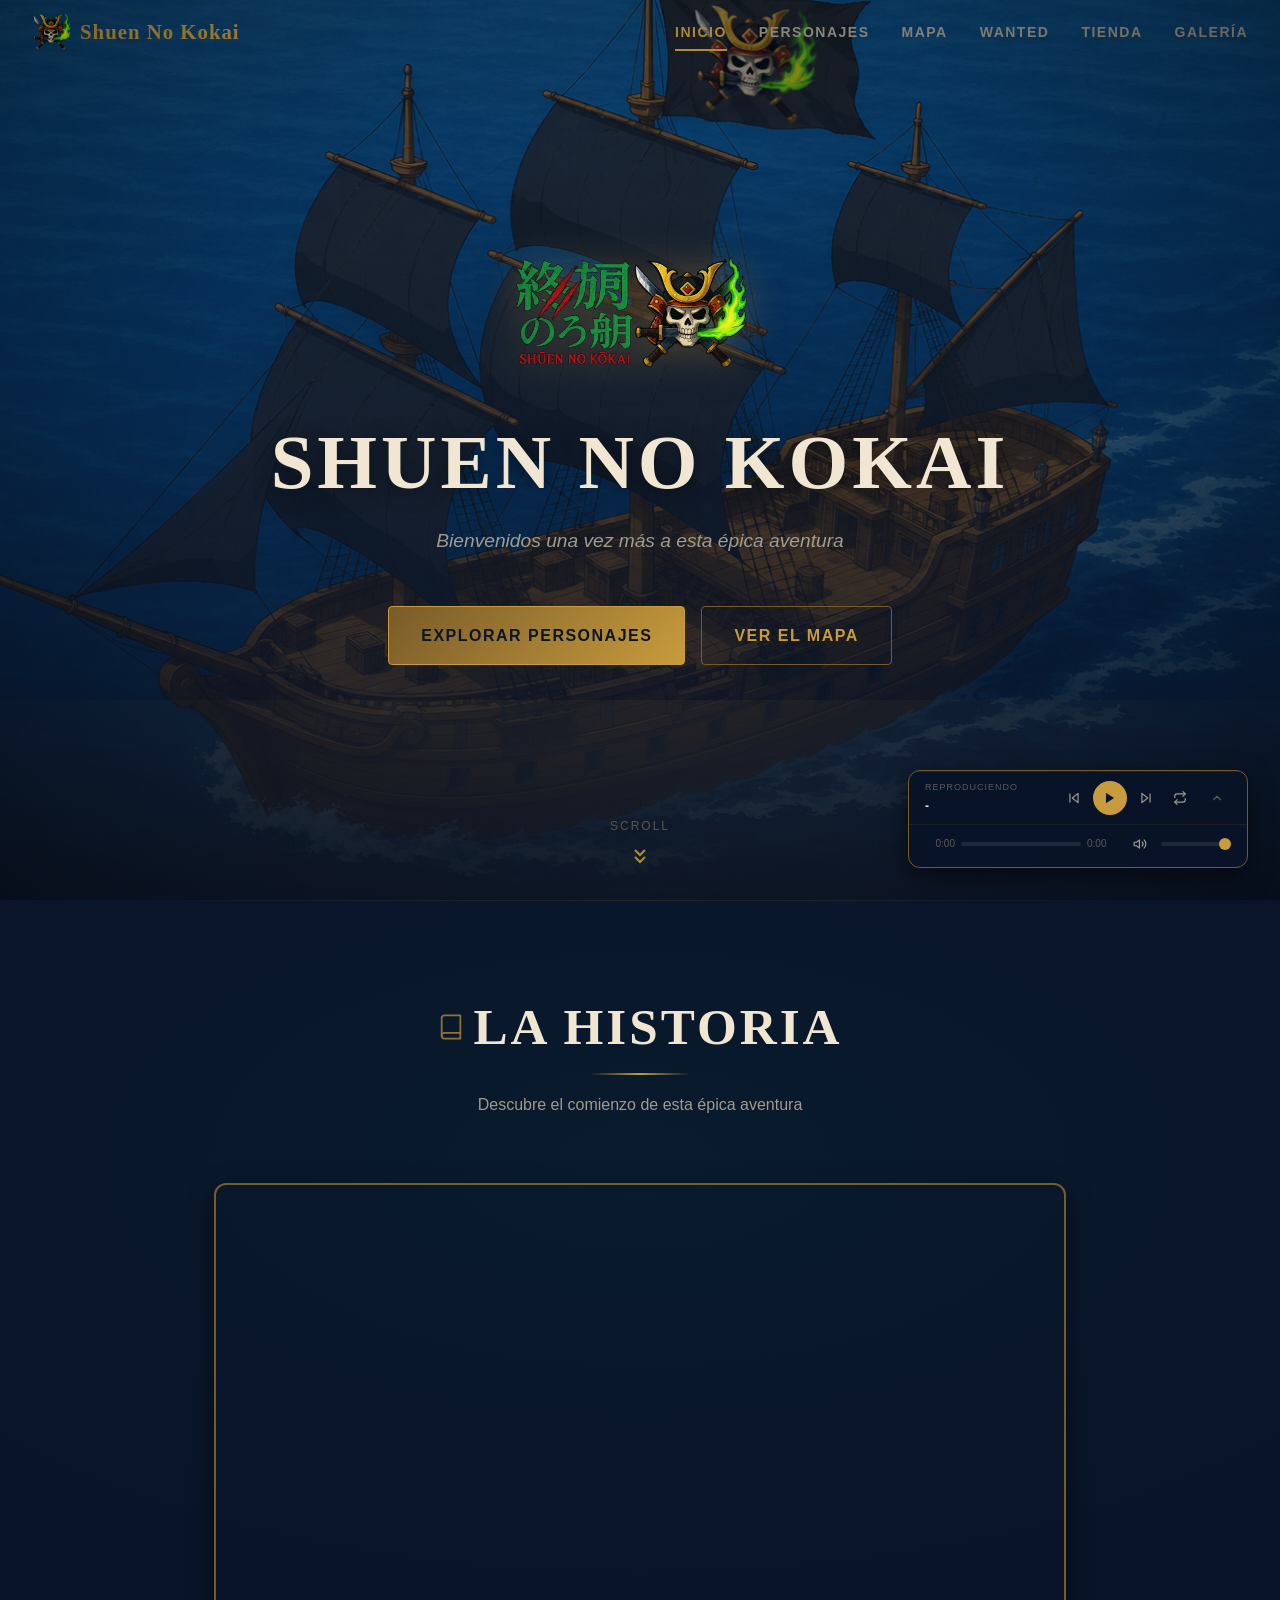
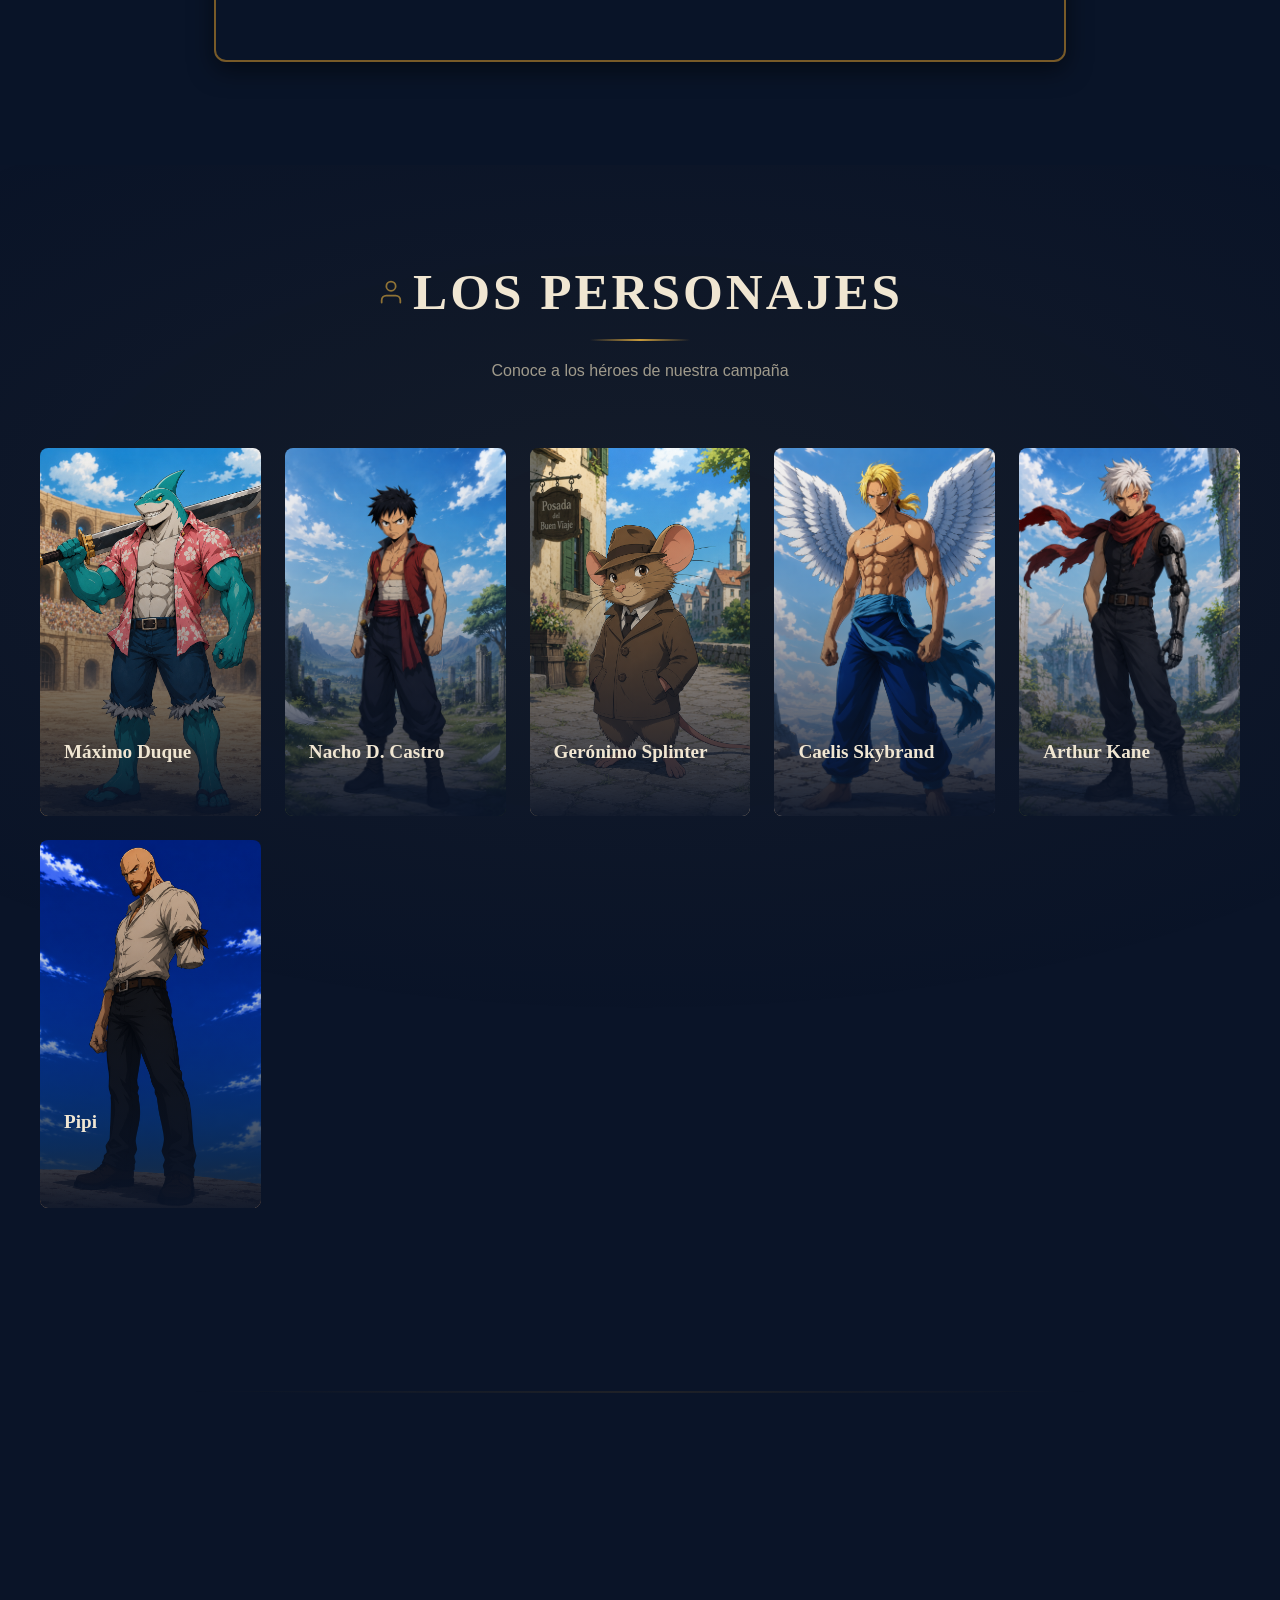
<file: index.html>
<!DOCTYPE html>
<html lang="es">
<head>
  <meta charset="UTF-8">
  <meta name="viewport" content="width=device-width, initial-scale=1.0">
  <title>Shuen No Kokai - Plataforma DnD</title>
  <link rel="icon" type="image/png" sizes="32x32" href="img/logo OP dnd.png">
  <link rel="icon" type="image/png" sizes="64x64" href="img/logo OP dnd.png">
  
  <!-- CSS -->
  <link rel="stylesheet" href="css/reset.css">
  <link rel="stylesheet" href="css/variables.css">
  <link rel="stylesheet" href="css/base.css">
  <link rel="stylesheet" href="css/navbar.css">
  <link rel="stylesheet" href="css/buttons.css">
  <link rel="stylesheet" href="css/cards.css">
  <link rel="stylesheet" href="css/modal.css">
  <link rel="stylesheet" href="css/tooltip.css">
  <link rel="stylesheet" href="css/hero.css">
  <link rel="stylesheet" href="css/animations.css">
  <link rel="stylesheet" href="css/music-player.css">
  <link rel="stylesheet" href="css/champions.css">
  <link rel="stylesheet" href="css/champion-detail.css">
  <link rel="stylesheet" href="css/world-map.css">
  <link rel="stylesheet" href="css/region.css">
  <link rel="stylesheet" href="css/wanted.css">
  <link rel="stylesheet" href="css/shops.css">
  <link rel="stylesheet" href="css/galeria.css">
  <link rel="stylesheet" href="css/responsive.css">
  <link rel="stylesheet" href="css/tv.css">
</head>
<body data-page="home">

  <a href="#main-content" class="skip-link">Saltar al contenido</a>

  <!-- Navbar -->
  <nav class="navbar">
    <a href="index.html" class="navbar__logo">
      <img src="img/logo OP dnd.png" alt="Shuen No Kokai Logo">
      <span class="navbar__logo-text">Shuen No Kokai</span>
    </a>

    <div class="navbar__menu">
      <a href="index.html" class="navbar__link active">Inicio</a>
      
      <a href="champions.html" class="navbar__link">Personajes</a>

      <a href="world-map.html" class="navbar__link">Mapa</a>

      <a href="wanted.html" class="navbar__link">Wanted</a>

      <a href="tiendas.html" class="navbar__link">Tienda</a>

      <a href="galeria.html" class="navbar__link">Galería</a>
    </div>

    <button class="navbar__hamburger" aria-label="Menú">
      <span></span>
      <span></span>
      <span></span>
    </button>
  </nav>

  <!-- Mobile Menu -->
  <div class="navbar__mobile-menu">
    <a href="index.html" class="navbar__mobile-link">Inicio</a>
    <a href="champions.html" class="navbar__mobile-link">Personajes</a>
    <div class="navbar__mobile-submenu">
      <button class="navbar__mobile-link navbar__mobile-submenu-toggle">Mapa ▾</button>
      <div class="navbar__mobile-submenu-items">
        <a href="world-map.html" class="navbar__mobile-submenu-link">Mapa General</a>
        <a href="region.html?id=cozia" class="navbar__mobile-submenu-link">Cozia</a>
        <a href="region.html?id=archipielago-cozia" class="navbar__mobile-submenu-link">Archipiélago Cozia</a>
        <a href="faction.html?id=filo-maldito" class="navbar__mobile-submenu-link">Filo Maldito</a>
      </div>
    </div>
    <a href="wanted.html" class="navbar__mobile-link">Wanted</a>
    <a href="tiendas.html" class="navbar__mobile-link">Tiendas</a>
    <a href="galeria.html" class="navbar__mobile-link">Galería</a>
  </div>

  <!-- Hero Section -->
  <main id="main-content">
  <section class="hero">
    <img src="img/inicioBG.png" alt="Fondo" class="hero__bg">
    <div class="hero__overlay"></div>
    <div class="hero__particles"></div>

    <div class="hero__content">
      <img src="img/Logo definitivo.png" alt="Shuen No Kokai Logo" class="hero__logo">
      <h1 class="hero__title">Shuen No Kokai</h1>
      <p class="hero__subtitle">Bienvenidos una vez más a esta épica aventura</p>
      
      <div class="hero__cta">
        <a href="champions.html" class="btn btn-primary btn-lg">Explorar Personajes</a>
        <a href="world-map.html" class="btn btn-secondary btn-lg">Ver el Mapa</a>
      </div>
    </div>

    <div class="hero__scroll-indicator">
      <span>Scroll</span>
      <svg viewBox="0 0 24 24" fill="none" stroke="currentColor" stroke-width="2">
        <path d="M7 13l5 5 5-5M7 6l5 5 5-5"/>
      </svg>
    </div>
  </section>

  <!-- Video Section -->
  <section class="video-section">
    <div class="container">
      <div class="section-header fade-in-up">
        <h2 class="section-header__title"><svg class="section-icon" width="28" height="28" viewBox="0 0 24 24" fill="none" stroke="currentColor" stroke-width="1.5" stroke-linecap="round" stroke-linejoin="round"><path d="M4 19.5A2.5 2.5 0 0 1 6.5 17H20"/><path d="M6.5 2H20v20H6.5A2.5 2.5 0 0 1 4 19.5v-15A2.5 2.5 0 0 1 6.5 2z"/></svg>La Historia</h2>
        <div class="section-header__divider"></div>
        <p class="section-header__subtitle">Descubre el comienzo de esta épica aventura</p>
      </div>
      
        <div class="video-section__container">
          <iframe 
            class="video-section__iframe" 
            src="https://www.youtube.com/embed/Lwvm5iWyhCM?si=olv-3TEjcqGebS-9" 
            title="La Historia"
            frameborder="0" 
            allow="accelerometer; autoplay; clipboard-write; encrypted-media; gyroscope; picture-in-picture" 
            allowfullscreen>
          </iframe>
        </div>
        
      </div>
    </div>
  </section>

  <!-- Champions Preview -->
  <section class="champions-preview">
    <div class="container">
      <div class="section-header fade-in-up">
        <h2 class="section-header__title"><svg class="section-icon" width="28" height="28" viewBox="0 0 24 24" fill="none" stroke="currentColor" stroke-width="1.5" stroke-linecap="round" stroke-linejoin="round"><path d="M20 21v-2a4 4 0 0 0-4-4H8a4 4 0 0 0-4 4v2"/><circle cx="12" cy="7" r="4"/></svg>Los Personajes</h2>
        <div class="section-header__divider"></div>
        <p class="section-header__subtitle">Conoce a los héroes de nuestra campaña</p>
      </div>

      <div class="champions-preview__grid" id="homeChampionsGrid">
      </div>

      <div class="champions-preview__cta fade-in-up">
        <a href="champions.html" class="btn btn-secondary">Ver Todos los Personajes</a>
      </div>
    </div>
  </section>

  <!-- World Map Preview -->
  <section class="world-preview">
    <div class="container">
      <div class="section-header fade-in-up">
        <h2 class="section-header__title"><svg class="section-icon" width="28" height="28" viewBox="0 0 24 24" fill="none" stroke="currentColor" stroke-width="1.5" stroke-linecap="round" stroke-linejoin="round"><circle cx="12" cy="12" r="10"/><line x1="2" y1="12" x2="22" y2="12"/><path d="M12 2a15.3 15.3 0 0 1 4 10 15.3 15.3 0 0 1-4 10 15.3 15.3 0 0 1-4-10 15.3 15.3 0 0 1 4-10z"/></svg>El Mundo</h2>
        <div class="section-header__divider"></div>
        <p class="section-header__subtitle">Explora el mapamundi interactivo</p>
      </div>

      <div class="world-preview__cta fade-in-up">
        <a href="world-map.html" class="btn btn-primary btn-lg">Abrir Mapa Interactivo</a>
      </div>
    </div>
  </section>

  </main>

  <!-- Music Player -->
  <div class="music-player">
    <div class="music-player__panel">
      <div class="music-player__panel-header">
        <h3 class="music-player__panel-title">Biblioteca Musical</h3>
        <button class="music-player__close" aria-label="Cerrar panel"><svg width="14" height="14" viewBox="0 0 24 24" fill="none" stroke="currentColor" stroke-width="2" stroke-linecap="round" stroke-linejoin="round"><polyline points="6 9 12 15 18 9"/></svg></button>
      </div>
      <div class="music-player__search">
        <svg class="music-player__search-icon" width="14" height="14" viewBox="0 0 24 24" fill="none" stroke="currentColor" stroke-width="2" stroke-linecap="round" stroke-linejoin="round"><circle cx="11" cy="11" r="8"/><line x1="21" y1="21" x2="16.65" y2="16.65"/></svg>
        <input type="text" placeholder="Buscar canción...">
      </div>
      <div class="music-player__filters">
        <button class="music-player__filter active" data-filter="all">Todos</button>
        <button class="music-player__filter" data-filter="ambiental">Ambiental</button>
        <button class="music-player__filter" data-filter="pelea">Pelea</button>
        <button class="music-player__filter" data-filter="tension">Tensión</button>
        <button class="music-player__filter" data-filter="triste">Triste</button>
        <button class="music-player__filter" data-filter="epica">Épica</button>
        <button class="music-player__filter" data-filter="personaje">Personajes</button>
      </div>
      <div class="music-player__tracklist"></div>
    </div>
    <div class="music-player__bar">
      <div class="music-player__now">
        <span class="music-player__now-label">Reproduciendo</span>
          <span class="music-player__now-name">-</span>
        </div>
        <div class="music-player__controls">
        <button class="music-player__btn music-player__btn--prev" aria-label="Anterior"><svg width="14" height="14" viewBox="0 0 24 24" fill="none" stroke="currentColor" stroke-width="2" stroke-linecap="round" stroke-linejoin="round"><polygon points="19 20 9 12 19 4 19 20"/><line x1="5" y1="19" x2="5" y2="5"/></svg></button>
        <button class="music-player__btn music-player__btn--play" aria-label="Reproducir"><svg width="14" height="14" viewBox="0 0 24 24" fill="currentColor"><polygon points="5 3 19 12 5 21 5 3"/></svg></button>
        <button class="music-player__btn music-player__btn--next" aria-label="Siguiente"><svg width="14" height="14" viewBox="0 0 24 24" fill="none" stroke="currentColor" stroke-width="2" stroke-linecap="round" stroke-linejoin="round"><polygon points="5 4 15 12 5 20 5 4"/><line x1="19" y1="5" x2="19" y2="19"/></svg></button>
        <button class="music-player__btn music-player__btn--repeat" aria-label="Repetir"><svg width="14" height="14" viewBox="0 0 24 24" fill="none" stroke="currentColor" stroke-width="2" stroke-linecap="round" stroke-linejoin="round"><polyline points="17 1 21 5 17 9"/><path d="M3 11V9a4 4 0 0 1 4-4h14"/><polyline points="7 23 3 19 7 15"/><path d="M21 13v2a4 4 0 0 1-4 4H3"/></svg></button>
      </div>
      <button class="music-player__expand" aria-label="Abrir biblioteca"><svg width="14" height="14" viewBox="0 0 24 24" fill="none" stroke="currentColor" stroke-width="2" stroke-linecap="round" stroke-linejoin="round"><polyline points="18 15 12 9 6 15"/></svg></button>
    </div>
    <div class="music-player__volume-row">
      <div class="music-player__duration">
        <span class="music-player__time music-player__time-current">0:00</span>
        <div class="music-player__progress"><div class="music-player__progress-fill"></div></div>
        <span class="music-player__time music-player__time-total">0:00</span>
      </div>
      <div class="music-player__volume">
        <button class="music-player__btn music-player__btn--volume" aria-label="Silenciar"><svg width="14" height="14" viewBox="0 0 24 24" fill="none" stroke="currentColor" stroke-width="2" stroke-linecap="round" stroke-linejoin="round"><polygon points="11 5 6 9 2 9 2 15 6 15 11 19 11 5"/><path d="M19.07 4.93a10 10 0 0 1 0 14.14"/><path d="M15.54 8.46a5 5 0 0 1 0 7.07"/></svg></button>
        <input type="range" class="music-player__volume-slider" min="0" max="1" step="0.01" value="1">
      </div>
    </div>
    <audio class="music-player__audio" loop></audio>
  </div>

  <!-- Scripts -->
  <script type="module" src="js/app.js"></script>
</body>
</html>
</file>
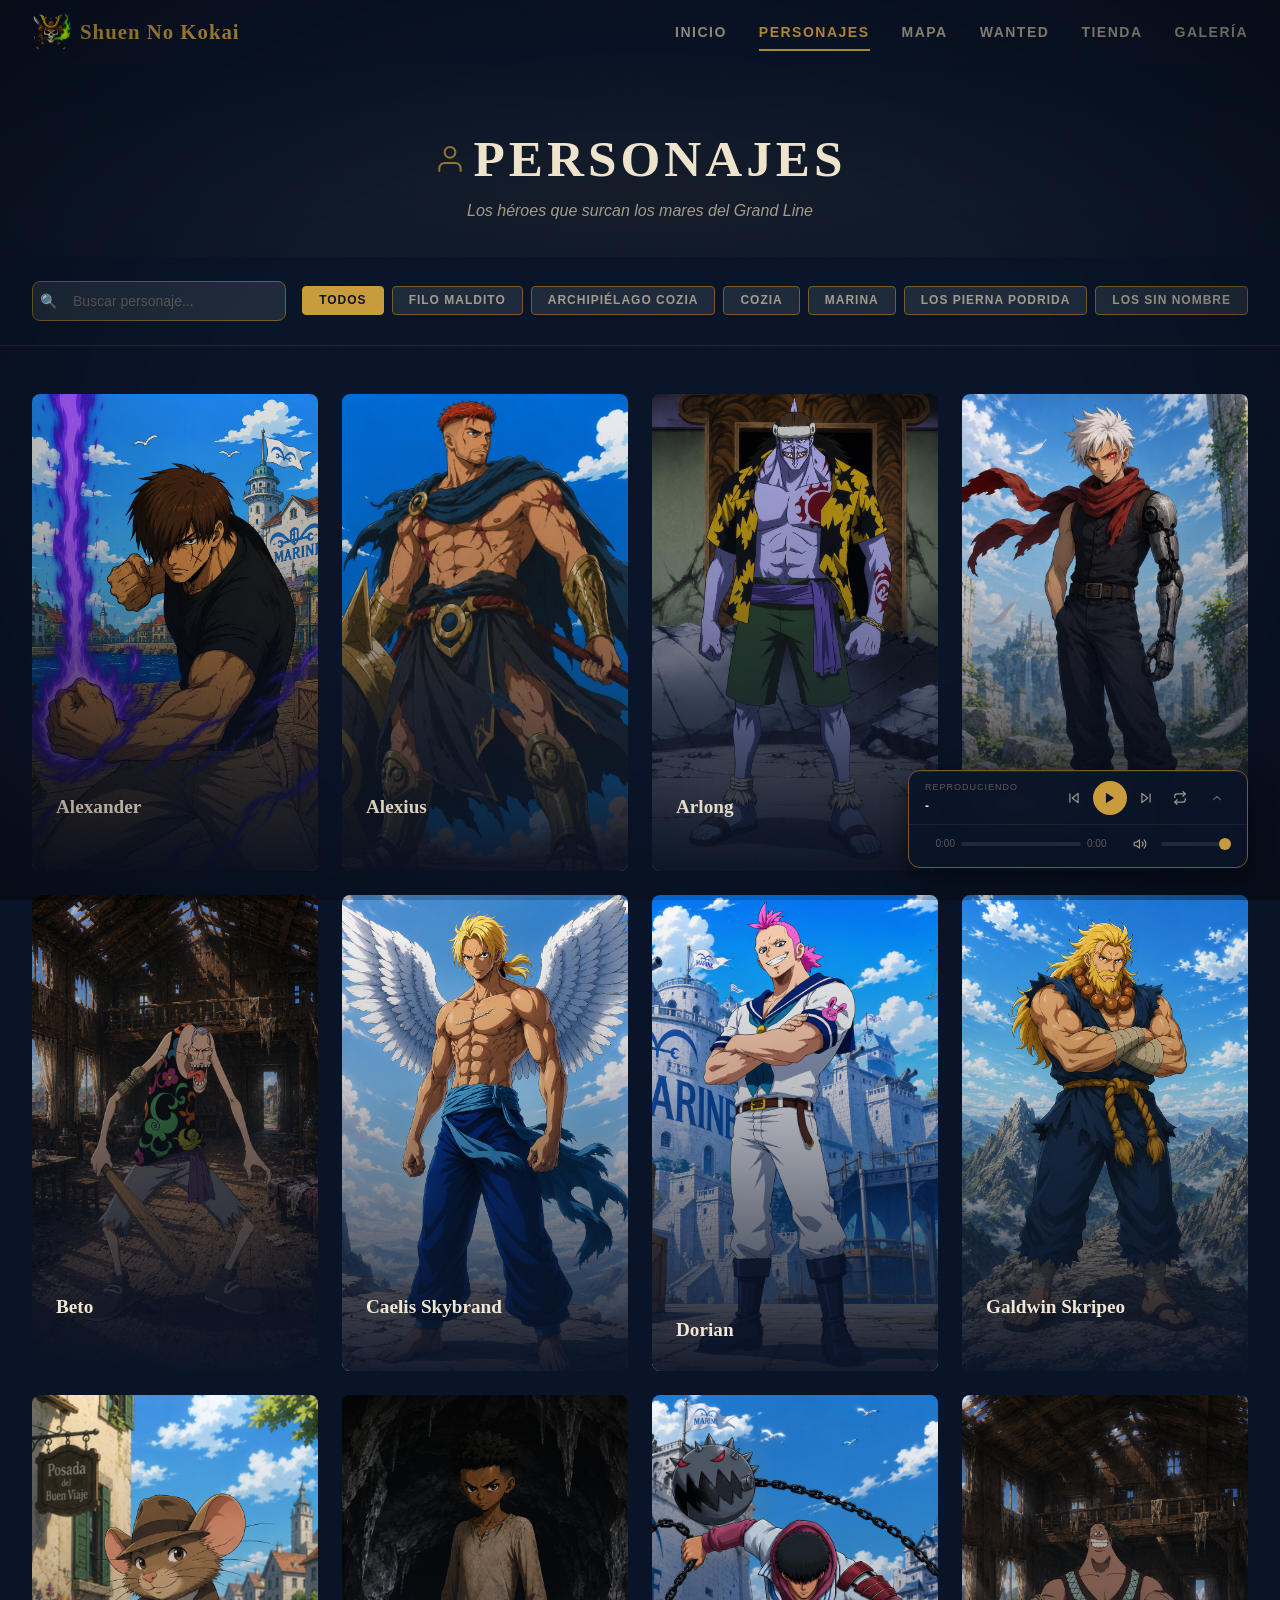
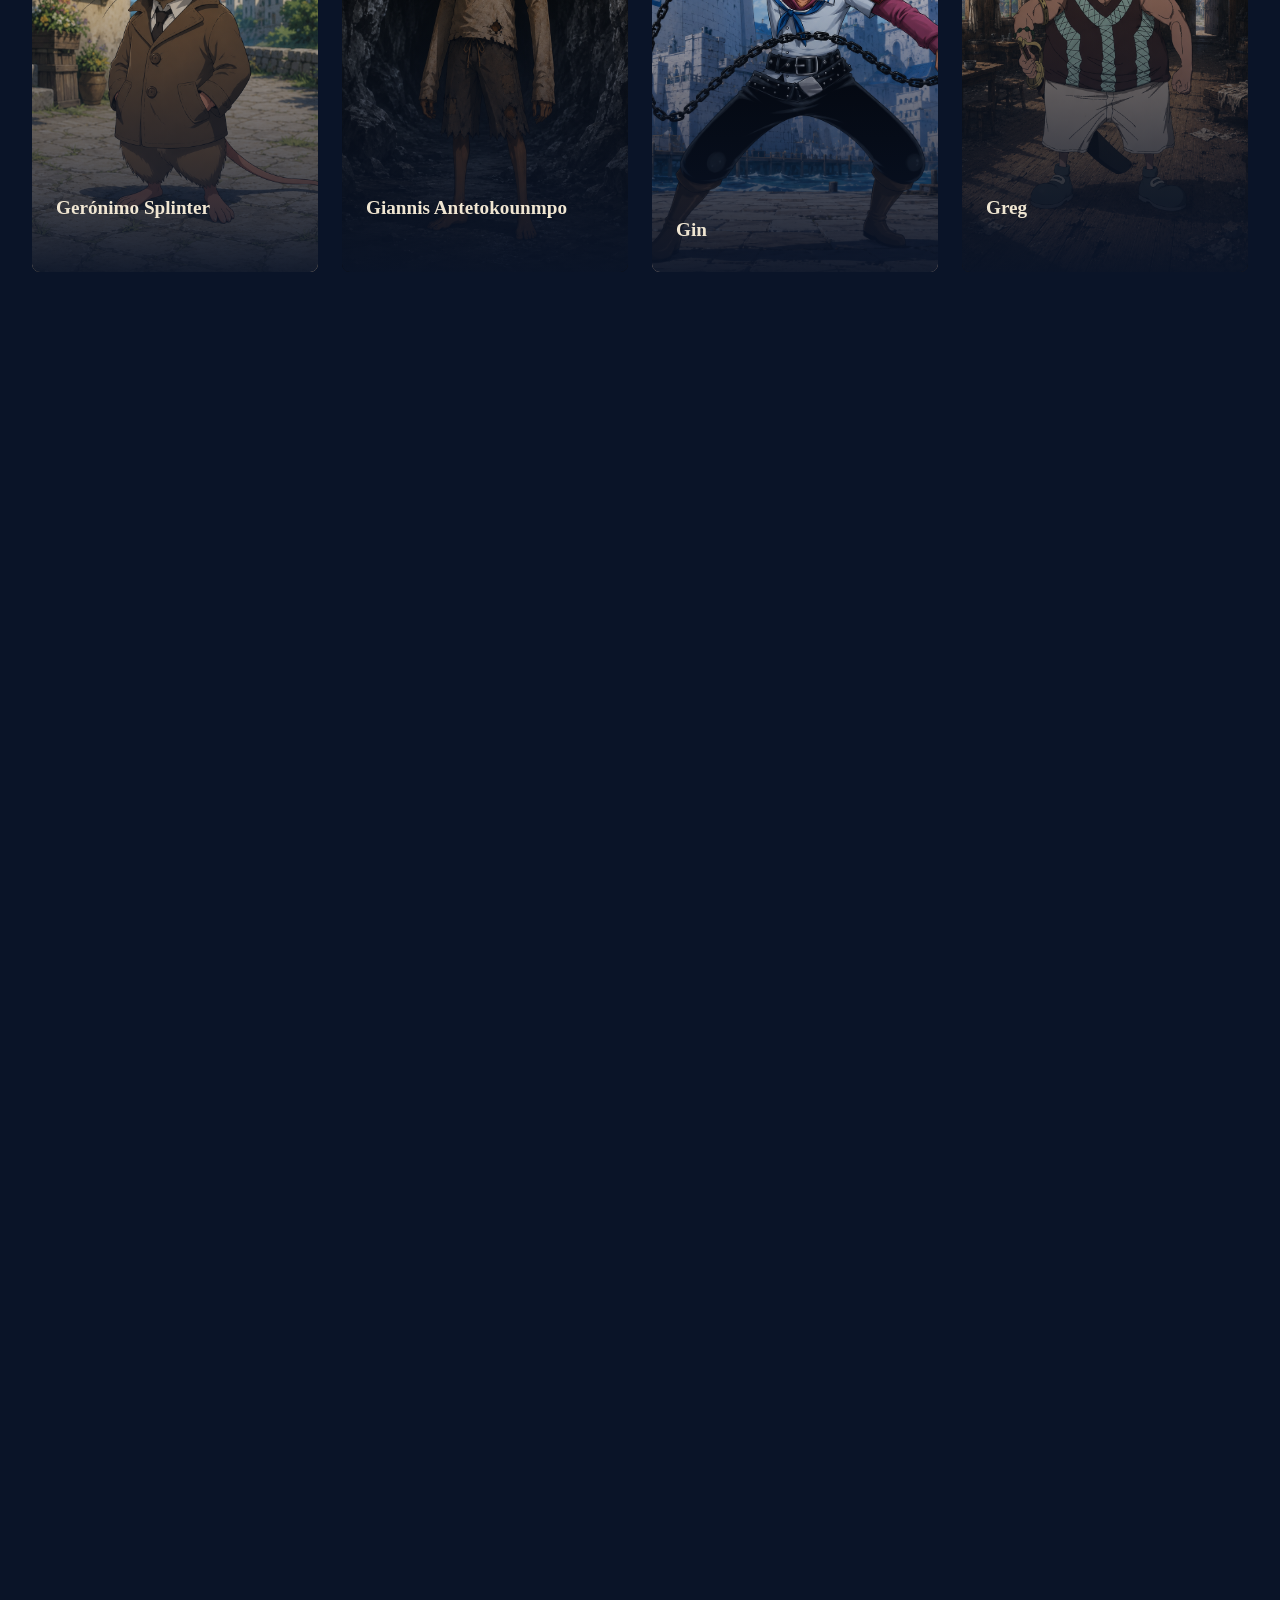
<file: champions.html>
<!DOCTYPE html>
<html lang="es">
<head>
  <meta charset="UTF-8">
  <meta name="viewport" content="width=device-width, initial-scale=1.0">
  <title>Personajes - Shuen No Kokai</title>
  <link rel="icon" type="image/png" sizes="32x32" href="img/logo OP dnd.png">
  
  <!-- CSS -->
  <link rel="stylesheet" href="css/reset.css">
  <link rel="stylesheet" href="css/variables.css">
  <link rel="stylesheet" href="css/base.css">
  <link rel="stylesheet" href="css/navbar.css">
  <link rel="stylesheet" href="css/buttons.css">
  <link rel="stylesheet" href="css/cards.css">
  <link rel="stylesheet" href="css/champions.css">
  <link rel="stylesheet" href="css/animations.css">
  <link rel="stylesheet" href="css/music-player.css">
  <link rel="stylesheet" href="css/responsive.css">
  <link rel="stylesheet" href="css/tv.css">
</head>
<body data-page="champions">
<script>if(!window.__isSPA)location.replace('index.html?_r='+encodeURIComponent(location.pathname.split('/').pop()+location.search))</script>

  <a href="#main-content" class="skip-link">Saltar al contenido</a>

  <!-- Navbar -->
  <nav class="navbar">
    <a href="index.html" class="navbar__logo">
      <img src="img/logo OP dnd.png" alt="Shuen No Kokai Logo">
      <span class="navbar__logo-text">Shuen No Kokai</span>
    </a>

    <div class="navbar__menu">
      <a href="index.html" class="navbar__link">Inicio</a>
      <a href="champions.html" class="navbar__link active">Personajes</a>
      <a href="world-map.html" class="navbar__link">Mapa</a>
      <a href="wanted.html" class="navbar__link">Wanted</a>
      <a href="tiendas.html" class="navbar__link">Tienda</a>
      <a href="galeria.html" class="navbar__link">Galería</a>
    </div>

    <button class="navbar__hamburger" aria-label="Menú">
      <span></span>
      <span></span>
      <span></span>
    </button>
  </nav>

  <!-- Mobile Menu -->
  <div class="navbar__mobile-menu">
    <a href="index.html" class="navbar__mobile-link">Inicio</a>
    <a href="champions.html" class="navbar__mobile-link">Personajes</a>
    <div class="navbar__mobile-submenu">
      <button class="navbar__mobile-link navbar__mobile-submenu-toggle">Mapa ▾</button>
      <div class="navbar__mobile-submenu-items">
        <a href="world-map.html" class="navbar__mobile-submenu-link">Mapa General</a>
        <a href="region.html?id=cozia" class="navbar__mobile-submenu-link">Cozia</a>
        <a href="region.html?id=archipielago-cozia" class="navbar__mobile-submenu-link">Archipiélago Cozia</a>
        <a href="faction.html?id=filo-maldito" class="navbar__mobile-submenu-link">Filo Maldito</a>
      </div>
    </div>
    <a href="wanted.html" class="navbar__mobile-link">Wanted</a>
    <a href="tiendas.html" class="navbar__mobile-link">Tiendas</a>
    <a href="galeria.html" class="navbar__mobile-link">Galería</a>
  </div>

  <!-- Page Content -->
  <main id="main-content" class="champions-page">
    <!-- Header -->
    <div class="champions-header">
      <h1 class="champions-header__title"><svg class="section-icon" width="32" height="32" viewBox="0 0 24 24" fill="none" stroke="currentColor" stroke-width="1.5" stroke-linecap="round" stroke-linejoin="round"><path d="M20 21v-2a4 4 0 0 0-4-4H8a4 4 0 0 0-4 4v2"/><circle cx="12" cy="7" r="4"/></svg>Personajes</h1>
      <p class="champions-header__subtitle">Los héroes que surcan los mares del Grand Line</p>
    </div>

    <!-- Filter Bar -->
    <div class="filter-bar">
      <div class="filter-bar__search">
        <span class="filter-bar__search-icon">🔍</span>
        <label for="championSearch" class="visually-hidden">Buscar personaje</label>
        <input type="text" id="championSearch" placeholder="Buscar personaje...">
      </div>
      <div class="filter-bar__tags">
        <button class="filter-tag active" data-filter="all">Todos</button>
        <button class="filter-tag" data-filter="filo-maldito">Filo maldito</button>
        <button class="filter-tag" data-filter="archipielago-cozia">Archipiélago Cozia</button>
        <button class="filter-tag" data-filter="cozia">Cozia</button>
        <button class="filter-tag" data-filter="marina">Marina</button>
        <button class="filter-tag" data-filter="los-pierna-podrida">Los Pierna Podrida</button>
        <button class="filter-tag" data-filter="los-sin-nombre">Los Sin Nombre</button>
      </div>
    </div>

    <!-- Champions Grid -->
    <div class="champions-grid">
      <!-- Populated by JavaScript -->
    </div>
  </main>

  <!-- Music Player -->
  <div class="music-player">
    <div class="music-player__panel">
      <div class="music-player__panel-header">
        <h3 class="music-player__panel-title">Biblioteca Musical</h3>
        <button class="music-player__close" aria-label="Cerrar panel"><svg width="14" height="14" viewBox="0 0 24 24" fill="none" stroke="currentColor" stroke-width="2" stroke-linecap="round" stroke-linejoin="round"><polyline points="6 9 12 15 18 9"/></svg></button>
      </div>
      <div class="music-player__search">
        <svg class="music-player__search-icon" width="14" height="14" viewBox="0 0 24 24" fill="none" stroke="currentColor" stroke-width="2" stroke-linecap="round" stroke-linejoin="round"><circle cx="11" cy="11" r="8"/><line x1="21" y1="21" x2="16.65" y2="16.65"/></svg>
        <input type="text" placeholder="Buscar canción...">
      </div>
      <div class="music-player__filters">
        <button class="music-player__filter active" data-filter="all">Todos</button>
        <button class="music-player__filter" data-filter="ambiental">Ambiental</button>
        <button class="music-player__filter" data-filter="pelea">Pelea</button>
        <button class="music-player__filter" data-filter="tension">Tensión</button>
        <button class="music-player__filter" data-filter="triste">Triste</button>
        <button class="music-player__filter" data-filter="epica">Épica</button>
        <button class="music-player__filter" data-filter="personaje">Personajes</button>
      </div>
      <div class="music-player__tracklist"></div>
    </div>
    <div class="music-player__bar">
      <div class="music-player__now">
        <span class="music-player__now-label">Reproduciendo</span>
          <span class="music-player__now-name">-</span>
        </div>
        <div class="music-player__controls">
        <button class="music-player__btn music-player__btn--prev" aria-label="Anterior"><svg width="14" height="14" viewBox="0 0 24 24" fill="none" stroke="currentColor" stroke-width="2" stroke-linecap="round" stroke-linejoin="round"><polygon points="19 20 9 12 19 4 19 20"/><line x1="5" y1="19" x2="5" y2="5"/></svg></button>
        <button class="music-player__btn music-player__btn--play" aria-label="Reproducir"><svg width="14" height="14" viewBox="0 0 24 24" fill="currentColor"><polygon points="5 3 19 12 5 21 5 3"/></svg></button>
        <button class="music-player__btn music-player__btn--next" aria-label="Siguiente"><svg width="14" height="14" viewBox="0 0 24 24" fill="none" stroke="currentColor" stroke-width="2" stroke-linecap="round" stroke-linejoin="round"><polygon points="5 4 15 12 5 20 5 4"/><line x1="19" y1="5" x2="19" y2="19"/></svg></button>
        <button class="music-player__btn music-player__btn--repeat" aria-label="Repetir"><svg width="14" height="14" viewBox="0 0 24 24" fill="none" stroke="currentColor" stroke-width="2" stroke-linecap="round" stroke-linejoin="round"><polyline points="17 1 21 5 17 9"/><path d="M3 11V9a4 4 0 0 1 4-4h14"/><polyline points="7 23 3 19 7 15"/><path d="M21 13v2a4 4 0 0 1-4 4H3"/></svg></button>
      </div>
      <button class="music-player__expand" aria-label="Abrir biblioteca"><svg width="14" height="14" viewBox="0 0 24 24" fill="none" stroke="currentColor" stroke-width="2" stroke-linecap="round" stroke-linejoin="round"><polyline points="18 15 12 9 6 15"/></svg></button>
    </div>
    <div class="music-player__volume-row">
      <div class="music-player__duration">
        <span class="music-player__time music-player__time-current">0:00</span>
        <div class="music-player__progress"><div class="music-player__progress-fill"></div></div>
        <span class="music-player__time music-player__time-total">0:00</span>
      </div>
      <div class="music-player__volume">
        <button class="music-player__btn music-player__btn--volume" aria-label="Silenciar"><svg width="14" height="14" viewBox="0 0 24 24" fill="none" stroke="currentColor" stroke-width="2" stroke-linecap="round" stroke-linejoin="round"><polygon points="11 5 6 9 2 9 2 15 6 15 11 19 11 5"/><path d="M19.07 4.93a10 10 0 0 1 0 14.14"/><path d="M15.54 8.46a5 5 0 0 1 0 7.07"/></svg></button>
        <input type="range" class="music-player__volume-slider" min="0" max="1" step="0.01" value="1">
      </div>
    </div>
    <audio class="music-player__audio" loop></audio>
  </div>

  <!-- Scripts -->
  <script type="module" src="js/app.js"></script>
</body>
</html>
</file>
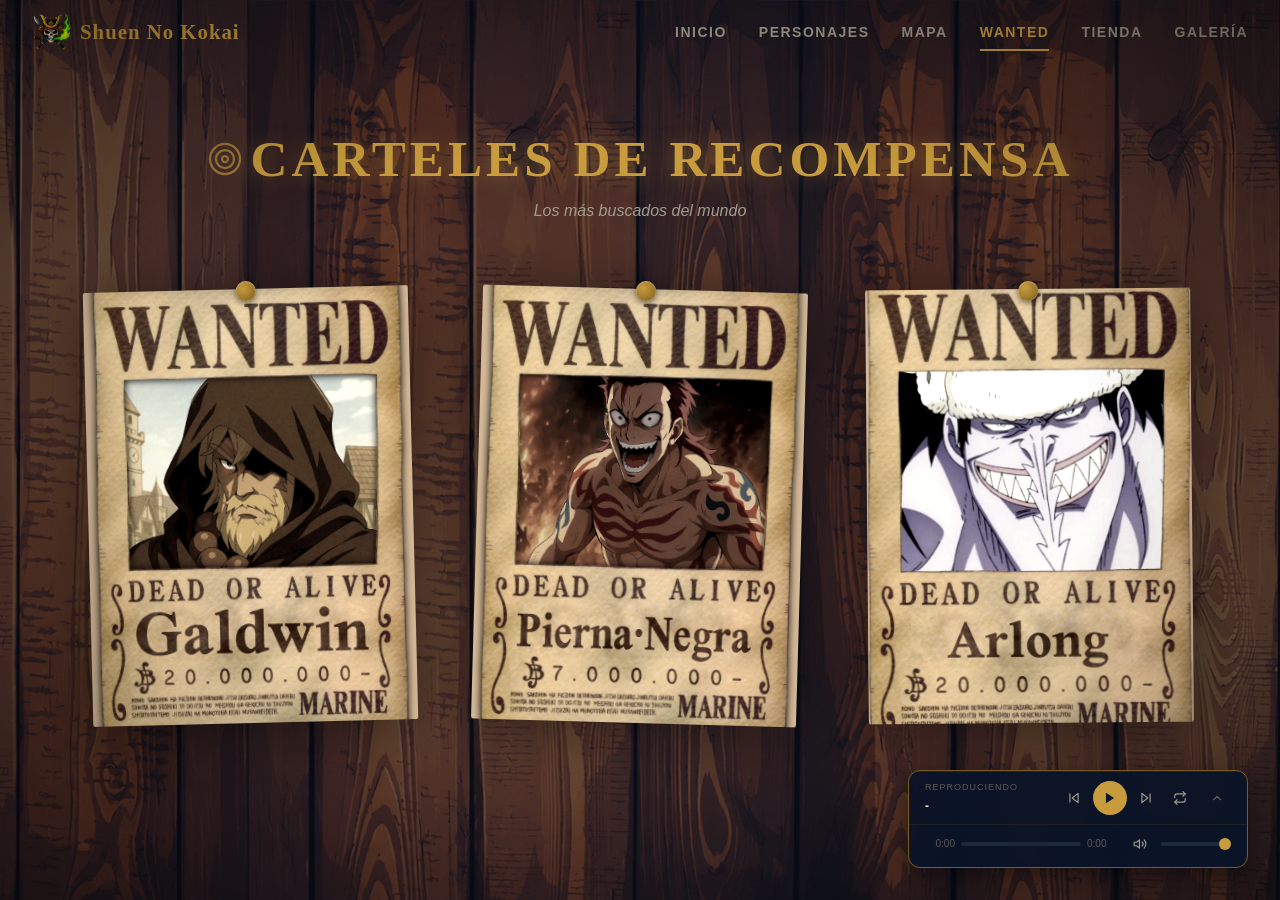
<file: wanted.html>
<!DOCTYPE html>
<html lang="es">
<head>
  <meta charset="UTF-8">
  <meta name="viewport" content="width=device-width, initial-scale=1.0">
  <title>Wanted - Shuen No Kokai</title>
  <link rel="icon" type="image/png" sizes="32x32" href="img/logo OP dnd.png">
  
  <!-- CSS -->
  <link rel="stylesheet" href="css/reset.css">
  <link rel="stylesheet" href="css/variables.css">
  <link rel="stylesheet" href="css/base.css">
  <link rel="stylesheet" href="css/navbar.css">
  <link rel="stylesheet" href="css/buttons.css">
  <link rel="stylesheet" href="css/modal.css">
  <link rel="stylesheet" href="css/tooltip.css">
  <link rel="stylesheet" href="css/wanted.css">
  <link rel="stylesheet" href="css/animations.css">
  <link rel="stylesheet" href="css/music-player.css">
  <link rel="stylesheet" href="css/responsive.css">
  <link rel="stylesheet" href="css/tv.css">
</head>
<body data-page="wanted">
<script>if(!window.__isSPA)location.replace('index.html?_r='+encodeURIComponent(location.pathname.split('/').pop()+location.search))</script>

  <a href="#main-content" class="skip-link">Saltar al contenido</a>

  <!-- Navbar -->
  <nav class="navbar">
    <a href="index.html" class="navbar__logo">
      <img src="img/logo OP dnd.png" alt="Shuen No Kokai Logo">
      <span class="navbar__logo-text">Shuen No Kokai</span>
    </a>

    <div class="navbar__menu">
      <a href="index.html" class="navbar__link">Inicio</a>
      <a href="champions.html" class="navbar__link">Personajes</a>
      <a href="world-map.html" class="navbar__link">Mapa</a>
      <a href="wanted.html" class="navbar__link active">Wanted</a>
      <a href="tiendas.html" class="navbar__link">Tienda</a>
      <a href="galeria.html" class="navbar__link">Galería</a>
    </div>

    <button class="navbar__hamburger" aria-label="Menú">
      <span></span>
      <span></span>
      <span></span>
    </button>
  </nav>

  <!-- Mobile Menu -->
  <div class="navbar__mobile-menu">
    <a href="index.html" class="navbar__mobile-link">Inicio</a>
    <a href="champions.html" class="navbar__mobile-link">Personajes</a>
    <div class="navbar__mobile-submenu">
      <button class="navbar__mobile-link navbar__mobile-submenu-toggle">Mapa ▾</button>
      <div class="navbar__mobile-submenu-items">
        <a href="world-map.html" class="navbar__mobile-submenu-link">Mapa General</a>
        <a href="region.html?id=cozia" class="navbar__mobile-submenu-link">Cozia</a>
        <a href="region.html?id=archipielago-cozia" class="navbar__mobile-submenu-link">Archipiélago Cozia</a>
        <a href="faction.html?id=filo-maldito" class="navbar__mobile-submenu-link">Filo Maldito</a>
      </div>
    </div>
    <a href="wanted.html" class="navbar__mobile-link">Wanted</a>
    <a href="tiendas.html" class="navbar__mobile-link">Tiendas</a>
    <a href="galeria.html" class="navbar__mobile-link">Galería</a>
  </div>

  <!-- Page Content -->
  <main id="main-content" class="wanted-page">
    <!-- Header -->
    <div class="wanted-header">
      <h1 class="wanted-header__title"><svg class="section-icon" width="36" height="36" viewBox="0 0 24 24" fill="none" stroke="currentColor" stroke-width="1.5" stroke-linecap="round" stroke-linejoin="round"><circle cx="12" cy="12" r="10"/><circle cx="12" cy="12" r="6"/><circle cx="12" cy="12" r="2"/></svg>Carteles de Recompensa</h1>
      <p class="wanted-header__subtitle">Los más buscados del mundo</p>
    </div>

    <!-- Wanted Grid -->
    <div class="wanted-grid">
      <!-- Populated by JavaScript -->
    </div>
  </main>

  <!-- Music Player -->
  <div class="music-player">
    <div class="music-player__panel">
      <div class="music-player__panel-header">
        <h3 class="music-player__panel-title">Biblioteca Musical</h3>
        <button class="music-player__close" aria-label="Cerrar panel"><svg width="14" height="14" viewBox="0 0 24 24" fill="none" stroke="currentColor" stroke-width="2" stroke-linecap="round" stroke-linejoin="round"><polyline points="6 9 12 15 18 9"/></svg></button>
      </div>
      <div class="music-player__search">
        <svg class="music-player__search-icon" width="14" height="14" viewBox="0 0 24 24" fill="none" stroke="currentColor" stroke-width="2" stroke-linecap="round" stroke-linejoin="round"><circle cx="11" cy="11" r="8"/><line x1="21" y1="21" x2="16.65" y2="16.65"/></svg>
        <input type="text" placeholder="Buscar canción...">
      </div>
      <div class="music-player__filters">
        <button class="music-player__filter active" data-filter="all">Todos</button>
        <button class="music-player__filter" data-filter="ambiental">Ambiental</button>
        <button class="music-player__filter" data-filter="pelea">Pelea</button>
        <button class="music-player__filter" data-filter="tension">Tensión</button>
        <button class="music-player__filter" data-filter="triste">Triste</button>
        <button class="music-player__filter" data-filter="epica">Épica</button>
        <button class="music-player__filter" data-filter="personaje">Personajes</button>
      </div>
      <div class="music-player__tracklist"></div>
    </div>
    <div class="music-player__bar">
      <div class="music-player__now">
        <span class="music-player__now-label">Reproduciendo</span>
          <span class="music-player__now-name">-</span>
        </div>
        <div class="music-player__controls">
        <button class="music-player__btn music-player__btn--prev" aria-label="Anterior"><svg width="14" height="14" viewBox="0 0 24 24" fill="none" stroke="currentColor" stroke-width="2" stroke-linecap="round" stroke-linejoin="round"><polygon points="19 20 9 12 19 4 19 20"/><line x1="5" y1="19" x2="5" y2="5"/></svg></button>
        <button class="music-player__btn music-player__btn--play" aria-label="Reproducir"><svg width="14" height="14" viewBox="0 0 24 24" fill="currentColor"><polygon points="5 3 19 12 5 21 5 3"/></svg></button>
        <button class="music-player__btn music-player__btn--next" aria-label="Siguiente"><svg width="14" height="14" viewBox="0 0 24 24" fill="none" stroke="currentColor" stroke-width="2" stroke-linecap="round" stroke-linejoin="round"><polygon points="5 4 15 12 5 20 5 4"/><line x1="19" y1="5" x2="19" y2="19"/></svg></button>
        <button class="music-player__btn music-player__btn--repeat" aria-label="Repetir"><svg width="14" height="14" viewBox="0 0 24 24" fill="none" stroke="currentColor" stroke-width="2" stroke-linecap="round" stroke-linejoin="round"><polyline points="17 1 21 5 17 9"/><path d="M3 11V9a4 4 0 0 1 4-4h14"/><polyline points="7 23 3 19 7 15"/><path d="M21 13v2a4 4 0 0 1-4 4H3"/></svg></button>
      </div>
      <button class="music-player__expand" aria-label="Abrir biblioteca"><svg width="14" height="14" viewBox="0 0 24 24" fill="none" stroke="currentColor" stroke-width="2" stroke-linecap="round" stroke-linejoin="round"><polyline points="18 15 12 9 6 15"/></svg></button>
    </div>
    <div class="music-player__volume-row">
      <div class="music-player__duration">
        <span class="music-player__time music-player__time-current">0:00</span>
        <div class="music-player__progress"><div class="music-player__progress-fill"></div></div>
        <span class="music-player__time music-player__time-total">0:00</span>
      </div>
      <div class="music-player__volume">
        <button class="music-player__btn music-player__btn--volume" aria-label="Silenciar"><svg width="14" height="14" viewBox="0 0 24 24" fill="none" stroke="currentColor" stroke-width="2" stroke-linecap="round" stroke-linejoin="round"><polygon points="11 5 6 9 2 9 2 15 6 15 11 19 11 5"/><path d="M19.07 4.93a10 10 0 0 1 0 14.14"/><path d="M15.54 8.46a5 5 0 0 1 0 7.07"/></svg></button>
        <input type="range" class="music-player__volume-slider" min="0" max="1" step="0.01" value="1">
      </div>
    </div>
    <audio class="music-player__audio" loop></audio>
  </div>

  <!-- Scripts -->
  <script type="module" src="js/app.js"></script>
</body>
</html>
</file>
<file: css/variables.css>
/* ============================================
   CSS Custom Properties - LOL Universe Theme
   ============================================ */

:root {
  /* ---- Core Colors ---- */
  --color-bg-primary: #0A1428;
  --color-bg-secondary: #091428;
  --color-surface: #1E2A3A;
  --color-surface-hover: #2A3A4E;

  /* ---- Accent Colors ---- */
  --color-gold: #C89B3C;
  --color-gold-light: #F0E6D2;
  --color-gold-dark: #785A28;
  --color-gold-glow: rgba(200, 155, 60, 0.35);

  /* ---- Text Colors ---- */
  --color-text-primary: #F0E6D2;
  --color-text-secondary: #A09B8C;
  --color-text-muted: #5B5A56;

  /* ---- State Colors ---- */
  --color-accent-blue: #0AC8B9;
  --color-accent-red: #E84057;
  --color-accent-purple: #9D6CD0;

  /* ---- Wanted Page Palette ---- */
  --color-wanted-paper: #d4b896;
  --color-wanted-text: #3a2a12;
  --color-wanted-text-dark: #2a1a0a;
  --color-wanted-text-muted: #6b4f2d;
  --color-wanted-accent: #7a5c1e;

  /* ---- Typography ---- */
  --font-display: 'Times New Roman', 'Georgia', serif;
  --font-body: 'Segoe UI', 'Arial', sans-serif;

  --fs-hero: clamp(2.5rem, 6vw, 5rem);
  --fs-h1: clamp(2rem, 4vw, 3.5rem);
  --fs-h2: clamp(1.5rem, 3vw, 2.5rem);
  --fs-h3: clamp(1.2rem, 2vw, 1.75rem);
  --fs-h4: clamp(1rem, 1.5vw, 1.25rem);
  --fs-body: 1rem;
  --fs-small: 0.875rem;
  --fs-xs: 0.75rem;

  --fw-regular: 400;
  --fw-semibold: 600;
  --fw-bold: 700;

  /* ---- Spacing Scale ---- */
  --space-2xs: 2px;
  --space-xs: 4px;
  --space-sm: 8px;
  --space-md: 16px;
  --space-lg: 24px;
  --space-xl: 32px;
  --space-2xl: 48px;
  --space-3xl: 64px;
  --space-4xl: 96px;

  /* ---- Border Radius ---- */
  --radius-xs: 2px;
  --radius-sm: 4px;
  --radius-md: 8px;
  --radius-lg: 12px;
  --radius-xl: 16px;
  --radius-2xl: 24px;
  --radius-round: 50%;

  /* ---- Transitions ---- */
  --ease-default: cubic-bezier(0.4, 0, 0.2, 1);
  --ease-out: cubic-bezier(0, 0, 0.2, 1);

  --transition-fast: 150ms var(--ease-default);
  --transition-normal: 300ms var(--ease-default);
  --transition-slow: 500ms var(--ease-default);

  /* ---- Shadows ---- */
  --shadow-md: 0 4px 12px rgba(0, 0, 0, 0.4);
  --shadow-lg: 0 8px 24px rgba(0, 0, 0, 0.5);
  --shadow-xl: 0 16px 48px rgba(0, 0, 0, 0.6);
  --shadow-glow-gold: 0 0 20px var(--color-gold-glow);

  /* ---- Z-Index Scale ---- */
  --z-below: -1;
  --z-base: 0;
  --z-above: 1;
  --z-sticky: 200;
  --z-navbar: 500;
  --z-modal-backdrop: 900;
  --z-modal: 1000;
  --z-tooltip: 1100;
  --z-music-player: 800;

  /* ---- Ambient Background ---- */
  --ambient-grain-opacity: 0.035;
  --ambient-glow-gold: rgba(200, 155, 60, 0.06);
  --ambient-glow-blue: rgba(10, 200, 185, 0.04);
  --ambient-glow-purple: rgba(157, 108, 208, 0.04);
  --ambient-glow-red: rgba(232, 64, 87, 0.03);
  --ambient-vignette: rgba(0, 0, 0, 0.4);
  --ambient-transition: 20s ease-in-out;

  /* ---- Layout ---- */
  --container-max: 1400px;
  --container-wide: 1600px;
  --navbar-height: 64px;
  --sidebar-width: 420px;
}
</file>
<file: css/base.css>
/* ============================================
   Base Styles - Typography, Body, Utilities
   ============================================ */

/* ---- Body ---- */
body {
  font-family: var(--font-body);
  font-size: var(--fs-body);
  font-weight: var(--fw-regular);
  color: var(--color-text-primary);
  background-color: var(--color-bg-primary);
  overflow-x: hidden;
}

/* Film grain texture overlay */
body::after {
  content: '';
  position: fixed;
  inset: 0;
  z-index: 700;
  pointer-events: none;
  opacity: var(--ambient-grain-opacity);
  background-image: url("data:image/svg+xml,%3Csvg xmlns='http://www.w3.org/2000/svg' width='300' height='300'%3E%3Cfilter id='n'%3E%3CfeTurbulence type='fractalNoise' baseFrequency='0.75' numOctaves='4' stitchTiles='stitch'/%3E%3C/filter%3E%3Crect width='100%25' height='100%25' filter='url(%23n)' opacity='1'/%3E%3C/svg%3E");
  background-repeat: repeat;
  mix-blend-mode: overlay;
}

/* Animated vignette */
body::before {
  content: '';
  position: fixed;
  inset: 0;
  z-index: 699;
  pointer-events: none;
  background: radial-gradient(
    ellipse at center,
    transparent 50%,
    var(--ambient-vignette) 100%
  );
  animation: vignette-breathe 12s ease-in-out infinite alternate;
}

/* ---- Typography ---- */
h1, h2, h3, h4, h5, h6 {
  font-family: var(--font-display);
  font-weight: var(--fw-bold);
  line-height: 1.2;
  color: var(--color-text-primary);
}

h1 { font-size: var(--fs-h1); }
h2 { font-size: var(--fs-h2); }
h3 { font-size: var(--fs-h3); }
h4 { font-size: var(--fs-h4); }

p {
  line-height: 1.7;
  color: var(--color-text-secondary);
}

strong {
  font-weight: var(--fw-bold);
  color: var(--color-text-primary);
}

em {
  font-style: italic;
  color: var(--color-gold);
}

a {
  transition: color var(--transition-fast);
}

a:hover {
  color: var(--color-gold);
}

/* ---- Selection ---- */
::selection {
  background: var(--color-gold);
  color: var(--color-bg-primary);
}

/* ---- Scrollbar ---- */
::-webkit-scrollbar {
  width: 8px;
  height: 8px;
}

::-webkit-scrollbar-track {
  background: var(--color-bg-secondary);
}

::-webkit-scrollbar-thumb {
  background: var(--color-gold-dark);
  border-radius: var(--radius-sm);
}

::-webkit-scrollbar-thumb:hover {
  background: var(--color-gold);
}

/* ---- Utility Classes ---- */
.container {
  width: 100%;
  max-width: var(--container-max);
  margin: 0 auto;
  padding: 0 var(--space-lg);
}

.container-wide {
  width: 100%;
  max-width: var(--container-wide);
  margin: 0 auto;
  padding: 0 var(--space-lg);
}

.text-center { text-align: center; }
.text-left { text-align: left; }
.text-right { text-align: right; }

.text-gold { color: var(--color-gold); }
.text-blue { color: var(--color-accent-blue); }
.text-red { color: var(--color-accent-red); }
.text-muted { color: var(--color-text-muted); }

.font-display { font-family: var(--font-display); }
.font-body { font-family: var(--font-body); }

.visually-hidden {
  position: absolute;
  width: 1px;
  height: 1px;
  padding: 0;
  margin: -1px;
  overflow: hidden;
  clip: rect(0, 0, 0, 0);
  white-space: nowrap;
  border: 0;
}

/* ---- Gradient Overlays ---- */
.gradient-overlay {
  position: absolute;
  inset: 0;
  background: linear-gradient(
    to bottom,
    transparent 0%,
    rgba(10, 20, 40, 0.3) 40%,
    rgba(10, 20, 40, 0.8) 80%,
    var(--color-bg-primary) 100%
  );
  pointer-events: none;
}

.gradient-overlay-dark {
  position: absolute;
  inset: 0;
  background: linear-gradient(
    to bottom,
    rgba(10, 20, 40, 0.6) 0%,
    rgba(10, 20, 40, 0.9) 100%
  );
  pointer-events: none;
}

/* ---- Ambient Section ---- */
.section--ambient {
  position: relative;
}

.section--ambient::before {
  content: '';
  position: absolute;
  inset: 0;
  pointer-events: none;
  opacity: 0;
  transition: opacity 1.5s ease;
  z-index: 0;
  transform: translateY(var(--ambient-offset, 0px));
}

.section--ambient.visible::before {
  opacity: 1;
}

.section--ambient > * {
  position: relative;
  z-index: 1;
}

/* Ambient color variants */
.section--ambient-gold::before {
  background: radial-gradient(
    ellipse 80% 50% at 50% 40%,
    var(--ambient-glow-gold),
    transparent
  );
}

.section--ambient-blue::before {
  background: radial-gradient(
    ellipse 80% 50% at 50% 40%,
    var(--ambient-glow-blue),
    transparent
  );
}

.section--ambient-purple::before {
  background: radial-gradient(
    ellipse 80% 50% at 50% 40%,
    var(--ambient-glow-purple),
    transparent
  );
}

/* ---- Section Divider ---- */
.section-divider {
  width: 100%;
  height: 1px;
  border: none;
  background: linear-gradient(
    90deg,
    transparent 0%,
    var(--color-gold-dark) 20%,
    var(--color-gold) 50%,
    var(--color-gold-dark) 80%,
    transparent 100%
  );
  opacity: 0.3;
  margin: 0;
}

/* ---- Gold Divider ---- */
.gold-divider {
  width: 80px;
  height: 2px;
  background: linear-gradient(
    90deg,
    transparent 0%,
    var(--color-gold) 50%,
    transparent 100%
  );
  margin: var(--space-md) auto;
}

/* ---- Glow Effect ---- */
.glow-gold {
  text-shadow: 0 0 10px var(--color-gold-glow),
               0 0 20px var(--color-gold-glow);
}

.glow-blue {
  text-shadow: 0 0 10px rgba(10, 200, 185, 0.3),
               0 0 20px rgba(10, 200, 185, 0.3);
}

/* ---- Section Headers ---- */
.section-header {
  text-align: center;
  margin-bottom: var(--space-3xl);
}

.section-header__title {
  font-family: var(--font-display);
  font-size: var(--fs-h1);
  color: var(--color-gold-light);
  text-transform: uppercase;
  letter-spacing: 3px;
  margin-bottom: var(--space-md);
  display: flex;
  align-items: center;
  justify-content: center;
  gap: var(--space-sm);
}

.section-icon {
  flex-shrink: 0;
  opacity: 0.7;
  color: var(--color-gold);
  transition: opacity var(--transition-fast);
}

.section-header__title:hover .section-icon,
.section-title:hover .section-icon {
  opacity: 1;
}

.section-header__divider {
  width: 100px;
  height: 2px;
  background: linear-gradient(90deg, transparent, var(--color-gold), transparent);
  margin: var(--space-md) auto;
}

.section-header__subtitle {
  font-size: var(--fs-body);
  color: var(--color-text-secondary);
  max-width: 600px;
  margin: 0 auto;
}

/* ---- Skip Link ---- */
.skip-link {
  position: absolute;
  top: -100%;
  left: var(--space-md);
  padding: var(--space-sm) var(--space-md);
  background: var(--color-gold);
  color: var(--color-bg-primary);
  font-weight: var(--fw-bold);
  border-radius: var(--radius-sm);
  z-index: 10000;
  text-decoration: none;
}

.skip-link:focus {
  top: var(--space-md);
}

/* ---- Utility Classes ---- */
.u-hidden {
  display: none !important;
}

/* ---- Shared Components ---- */
.close-btn {
  position: absolute;
  top: var(--space-md);
  right: var(--space-md);
  width: 36px;
  height: 36px;
  display: flex;
  align-items: center;
  justify-content: center;
  z-index: 10;
  transition: background var(--transition-fast);
}

.close-btn:hover {
  background: var(--color-accent-red);
}

.section-title {
  font-family: var(--font-display);
  font-size: var(--fs-h2);
  color: var(--color-gold);
  text-transform: uppercase;
  letter-spacing: 2px;
  margin-bottom: var(--space-lg);
  display: flex;
  align-items: center;
  gap: var(--space-md);
}

.section-title::after {
  content: '';
  flex: 1;
  height: 1px;
  background: linear-gradient(90deg, var(--color-gold-dark), transparent);
}

.section-title .section-icon {
  flex-shrink: 0;
  opacity: 0.7;
  color: var(--color-gold);
  transition: opacity var(--transition-fast);
}

.section-title:hover .section-icon {
  opacity: 1;
}
</file>
<file: css/navbar.css>
/* ============================================
   Navbar Component - LOL Universe Style
   ============================================ */

.navbar {
  position: fixed;
  top: 0;
  left: 0;
  right: 0;
  height: var(--navbar-height);
  display: flex;
  align-items: center;
  justify-content: space-between;
  padding: 0 var(--space-xl);
  z-index: var(--z-navbar);
  transition: background-color var(--transition-normal),
              box-shadow var(--transition-normal);
}

.navbar.scrolled {
  background-color: rgba(10, 20, 40, 0.95);
  box-shadow: 0 2px 20px rgba(0, 0, 0, 0.5);
  backdrop-filter: blur(10px);
}

.navbar__logo {
  display: flex;
  align-items: center;
  gap: var(--space-sm);
}

.navbar__logo img {
  height: 40px;
  width: auto;
  transition: filter var(--transition-fast);
}

.navbar__logo:hover img {
  filter: drop-shadow(0 0 8px var(--color-gold-glow));
}

.navbar__logo-text {
  font-family: var(--font-display);
  font-size: 1.3rem;
  font-weight: var(--fw-bold);
  color: var(--color-gold);
  letter-spacing: 1px;
}

/* Desktop Nav */
.navbar__menu {
  display: flex;
  align-items: center;
  gap: var(--space-xl);
}

.navbar__link {
  position: relative;
  font-family: var(--font-body);
  font-size: var(--fs-small);
  font-weight: var(--fw-semibold);
  color: var(--color-text-secondary);
  text-transform: uppercase;
  letter-spacing: 1.5px;
  padding: var(--space-sm) 0;
  transition: color var(--transition-fast);
}

.navbar__link::after {
  content: '';
  position: absolute;
  bottom: 0;
  left: 50%;
  width: 0;
  height: 2px;
  background: var(--color-gold);
  transition: width var(--transition-normal),
              left var(--transition-normal);
}

.navbar__link:hover,
.navbar__link.active {
  color: var(--color-gold);
}

.navbar__link:hover::after,
.navbar__link.active::after {
  width: 100%;
  left: 0;
}

/* Dropdown */
.navbar__dropdown {
  position: relative;
}

.navbar__dropdown-menu {
  position: absolute;
  top: 100%;
  left: 50%;
  transform: translateX(-50%) translateY(8px);
  min-width: 200px;
  background: var(--color-surface);
  border: 1px solid var(--color-gold-dark);
  border-radius: var(--radius-md);
  padding: var(--space-sm) 0;
  opacity: 0;
  visibility: hidden;
  pointer-events: none;
  transition: opacity var(--transition-fast),
              transform var(--transition-fast),
              visibility var(--transition-fast);
  box-shadow: var(--shadow-lg);
}

.navbar__dropdown:hover .navbar__dropdown-menu,
.navbar__dropdown:focus-within .navbar__dropdown-menu {
  opacity: 1;
  visibility: visible;
  pointer-events: auto;
  transform: translateX(-50%) translateY(0);
}

.navbar__dropdown-item {
  display: flex;
  align-items: center;
  gap: var(--space-sm);
  padding: var(--space-sm) var(--space-md);
  font-size: var(--fs-small);
  color: var(--color-text-secondary);
  transition: background-color var(--transition-fast),
              color var(--transition-fast);
  white-space: nowrap;
}

.navbar__dropdown-item:hover {
  background: var(--color-surface-hover);
  color: var(--color-gold);
}

.navbar__dropdown-item img {
  width: 32px;
  height: 32px;
  border-radius: var(--radius-sm);
  object-fit: cover;
  border: 1px solid var(--color-gold-dark);
}

/* Hamburger Button */
.navbar__hamburger {
  display: none;
  flex-direction: column;
  gap: 5px;
  padding: var(--space-sm);
  z-index: calc(var(--z-navbar) + 1);
}

.navbar__hamburger span {
  display: block;
  width: 24px;
  height: 2px;
  background: var(--color-text-primary);
  transition: transform var(--transition-normal),
              opacity var(--transition-fast);
}

.navbar__hamburger.active span:nth-child(1) {
  transform: rotate(45deg) translate(5px, 5px);
}

.navbar__hamburger.active span:nth-child(2) {
  opacity: 0;
}

.navbar__hamburger.active span:nth-child(3) {
  transform: rotate(-45deg) translate(5px, -5px);
}

/* Mobile Nav */
.navbar__mobile-menu {
  display: none;
  position: fixed;
  top: 0;
  left: 0;
  right: 0;
  bottom: 0;
  background: rgba(10, 20, 40, 0.98);
  flex-direction: column;
  align-items: center;
  justify-content: center;
  gap: var(--space-xl);
  z-index: var(--z-navbar);
  opacity: 0;
  visibility: hidden;
  transition: opacity var(--transition-normal),
              visibility var(--transition-normal);
}

.navbar__mobile-menu.active {
  display: flex;
  opacity: 1;
  visibility: visible;
}

.navbar__mobile-link {
  font-family: var(--font-display);
  font-size: var(--fs-h3);
  font-weight: var(--fw-bold);
  color: var(--color-text-secondary);
  text-transform: uppercase;
  letter-spacing: 2px;
  transition: color var(--transition-fast);
}

.navbar__mobile-link:hover {
  color: var(--color-gold);
}

/* Mobile Submenu */
.navbar__mobile-submenu {
  display: flex;
  flex-direction: column;
}

.navbar__mobile-submenu-toggle {
  background: none;
  border: none;
  width: 100%;
  text-align: left;
  font-family: inherit;
  cursor: pointer;
}

.navbar__mobile-submenu-items {
  display: none;
  flex-direction: column;
  padding-left: var(--space-xl);
}

.navbar__mobile-submenu.open .navbar__mobile-submenu-items {
  display: flex;
}

.navbar__mobile-submenu-link {
  font-family: var(--font-body);
  font-size: var(--fs-small);
  color: var(--color-text-muted);
  padding: var(--space-sm) 0;
  transition: color var(--transition-fast);
  text-transform: none;
  letter-spacing: 0.5px;
}

.navbar__mobile-submenu-link:hover {
  color: var(--color-gold);
}
</file>
<file: css/buttons.css>
/* ============================================
   Button Components
   ============================================ */

.btn {
  display: inline-flex;
  align-items: center;
  justify-content: center;
  gap: var(--space-sm);
  padding: var(--space-sm) var(--space-lg);
  font-family: var(--font-body);
  font-size: var(--fs-small);
  font-weight: var(--fw-semibold);
  text-transform: uppercase;
  letter-spacing: 1.5px;
  border-radius: var(--radius-sm);
  cursor: pointer;
  transition: all var(--transition-fast);
  border: none;
  white-space: nowrap;
}

/* Primary - Gold */
.btn-primary {
  background: linear-gradient(135deg, var(--color-gold-dark) 0%, var(--color-gold) 100%);
  color: var(--color-bg-primary);
  border: 1px solid var(--color-gold);
}

.btn-primary:hover {
  background: linear-gradient(135deg, var(--color-gold) 0%, var(--color-gold-light) 100%);
  box-shadow: var(--shadow-glow-gold);
  transform: translateY(-1px);
}

.btn-primary:active {
  transform: translateY(0);
}

/* Secondary - Outlined */
.btn-secondary {
  background: transparent;
  color: var(--color-gold);
  border: 1px solid var(--color-gold-dark);
}

.btn-secondary:hover {
  background: var(--color-gold-dark);
  color: var(--color-text-primary);
  border-color: var(--color-gold);
}

/* Ghost */
.btn-ghost {
  background: transparent;
  color: var(--color-text-secondary);
  border: 1px solid transparent;
}

.btn-ghost:hover {
  background: var(--color-surface);
  color: var(--color-gold);
}

/* Danger */
.btn-danger {
  background: var(--color-accent-red);
  color: white;
  border: 1px solid var(--color-accent-red);
}

.btn-danger:hover {
  background: #c9304a;
  box-shadow: 0 0 15px rgba(232, 64, 87, 0.3);
}

/* Sizes */
.btn-sm {
  padding: var(--space-xs) var(--space-md);
  font-size: var(--fs-xs);
}

.btn-lg {
  padding: var(--space-md) var(--space-xl);
  font-size: var(--fs-body);
}

/* Icon Button */
.btn-icon {
  width: 40px;
  height: 40px;
  padding: 0;
  border-radius: var(--radius-round);
  display: flex;
  align-items: center;
  justify-content: center;
  font-size: 1.2rem;
}
</file>
<file: css/cards.css>
/* ============================================
   Card Components
   ============================================ */

.card {
  position: relative;
  overflow: hidden;
  border-radius: var(--radius-md);
  background: var(--color-surface);
  transition: transform var(--transition-normal),
              box-shadow var(--transition-normal);
}

.card:hover {
  transform: translateY(-4px);
  box-shadow: var(--shadow-lg);
}

.card__image {
  width: 100%;
  aspect-ratio: 16/9;
  object-fit: cover;
  transition: transform var(--transition-slow);
}

.card:hover .card__image {
  transform: scale(1.05);
}

.card__overlay {
  position: absolute;
  inset: 0;
  background: linear-gradient(
    to top,
    rgba(10, 20, 40, 0.95) 0%,
    rgba(10, 20, 40, 0.4) 50%,
    transparent 100%
  );
  display: flex;
  flex-direction: column;
  justify-content: flex-end;
  padding: var(--space-lg);
  transition: background var(--transition-normal);
}

.card:hover .card__overlay {
  background: linear-gradient(
    to top,
    rgba(10, 20, 40, 0.9) 0%,
    rgba(10, 20, 40, 0.3) 50%,
    transparent 100%
  );
}

.card__tag {
  position: absolute;
  top: var(--space-md);
  right: var(--space-md);
  padding: var(--space-2xs) var(--space-sm);
  background: var(--color-gold);
  color: var(--color-bg-primary);
  font-size: var(--fs-xs);
  font-weight: var(--fw-bold);
  text-transform: uppercase;
  letter-spacing: 1px;
  border-radius: var(--radius-xs);
}

.card__title {
  font-family: var(--font-display);
  font-size: var(--fs-h3);
  font-weight: var(--fw-bold);
  color: var(--color-text-primary);
  margin-bottom: var(--space-xs);
}

.card__subtitle {
  font-size: var(--fs-small);
  color: var(--color-gold);
  font-style: italic;
  margin-bottom: var(--space-sm);
}

.card__description {
  font-size: var(--fs-small);
  color: var(--color-text-secondary);
  line-height: 1.5;
  max-height: 0;
  overflow: hidden;
  transition: max-height var(--transition-normal);
}

.card:hover .card__description {
  max-height: 100px;
}

/* Champion Card Variant */
.champion-card {
  display: block;
  position: relative;
  aspect-ratio: 3 / 5;
  overflow: hidden;
  border-radius: var(--radius-md);
  cursor: pointer;
  transition: transform var(--transition-normal),
              box-shadow var(--transition-normal);
}

.champion-card:hover {
  transform: translateY(-8px) scale(1.01);
  box-shadow: var(--shadow-xl);
}

.champion-card__image {
  width: 100%;
  height: 100%;
  object-fit: cover;
  transition: transform var(--transition-slow);
}

.champion-card:hover .champion-card__image {
  transform: scale(1.05);
}

.champion-card__overlay {
  position: absolute;
  inset: 0;
  background: linear-gradient(
    to top,
    rgba(10, 20, 40, 0.95) 0%,
    rgba(10, 20, 40, 0.2) 60%,
    transparent 100%
  );
  display: flex;
  flex-direction: column;
  justify-content: flex-end;
  padding: var(--space-lg);
  transition: all var(--transition-normal);
}

.champion-card:hover .champion-card__overlay {
  background: linear-gradient(
    to top,
    rgba(10, 20, 40, 0.9) 0%,
    rgba(10, 20, 40, 0.1) 50%,
    transparent 100%
  );
}

.champion-card__name {
  font-family: var(--font-display);
  font-size: var(--fs-h4);
  font-weight: var(--fw-bold);
  color: var(--color-text-primary);
  margin-bottom: var(--space-2xs);
}

.champion-card__title {
  font-size: var(--fs-small);
  color: var(--color-gold);
  font-style: italic;
  opacity: 0;
  transform: translateY(10px);
  transition: all var(--transition-normal);
}

.champion-card:hover .champion-card__title {
  opacity: 1;
  transform: translateY(0);
}

.champion-card__border {
  position: absolute;
  inset: 0;
  border: 2px solid transparent;
  border-radius: var(--radius-md);
  transition: border-color var(--transition-normal);
  pointer-events: none;
}

.champion-card:hover .champion-card__border {
  border-color: var(--color-gold);
}

/* Shop Card Variant */
.shop-card {
  position: relative;
  overflow: visible;
  border-radius: var(--radius-lg);
  cursor: pointer;
  transition: all var(--transition-normal);
}

.shop-card:hover {
  transform: translateY(-4px);
}

.shop-card__image {
  width: 100%;
  aspect-ratio: 16/10;
  object-fit: cover;
  display: block;
  border-radius: var(--radius-lg);
  border: 2px solid var(--color-gold-dark);
  transition: all var(--transition-slow);
}

.shop-card:hover .shop-card__image {
  transform: scale(1.08);
  border-color: var(--color-gold);
  box-shadow: var(--shadow-glow-gold);
}

.shop-card__name {
  font-family: var(--font-display);
  font-size: var(--fs-h3);
  font-weight: var(--fw-bold);
  color: var(--color-gold);
  text-align: center;
  padding: var(--space-md) 0;
}

.shop-card__name--red {
  color: var(--color-accent-red);
}

.shop-card__name--blue {
  color: var(--color-accent-blue);
}

.shop-card__name--purple {
  color: var(--color-accent-purple);
}
</file>
<file: css/modal.css>
/* ============================================
   Modal Component
   ============================================ */

.modal-backdrop {
  position: fixed;
  inset: 0;
  background: rgba(0, 0, 0, 0.85);
  display: flex;
  align-items: center;
  justify-content: center;
  z-index: var(--z-modal-backdrop);
  opacity: 0;
  visibility: hidden;
  transition: opacity var(--transition-normal),
              visibility var(--transition-normal);
  padding: var(--space-lg);
}

.modal-backdrop.active {
  opacity: 1;
  visibility: visible;
}

.modal {
  position: relative;
  max-width: 90vw;
  max-height: 90vh;
  background: var(--color-surface);
  border: 1px solid var(--color-gold-dark);
  border-radius: var(--radius-lg);
  overflow: hidden;
  transform: scale(0.9) translateY(20px);
  transition: transform var(--transition-normal);
  box-shadow: var(--shadow-xl);
}

.modal-backdrop.active .modal {
  transform: scale(1) translateY(0);
}

.modal__close {
  background: rgba(0, 0, 0, 0.5);
  color: var(--color-text-primary);
  border-radius: var(--radius-round);
  font-size: 1.2rem;
}

.modal__content {
  padding: var(--space-xl);
  overflow-y: auto;
  max-height: 80vh;
}

.modal__content img {
  max-width: 100%;
  height: auto;
  border-radius: var(--radius-md);
}

.modal__title {
  font-family: var(--font-display);
  font-size: var(--fs-h2);
  color: var(--color-gold);
  margin-bottom: var(--space-md);
}

.modal__text {
  color: var(--color-text-secondary);
  line-height: 1.7;
}

/* Image Modal Variant */
.modal--image {
  max-width: 95vw;
  max-height: 95vh;
  background: transparent;
  border: none;
}

.modal--image .modal__content {
  padding: 0;
  display: flex;
  align-items: center;
  justify-content: center;
}

.modal--image .modal__content img {
  max-width: 100%;
  max-height: 90vh;
  object-fit: contain;
  border-radius: var(--radius-md);
}

.modal--image .modal__title {
  position: absolute;
  bottom: var(--space-lg);
  left: 50%;
  transform: translateX(-50%);
  background: rgba(0, 0, 0, 0.7);
  padding: var(--space-sm) var(--space-lg);
  border-radius: var(--radius-md);
  z-index: 10;
}
</file>
<file: css/tooltip.css>
/* ============================================
   Tooltip Component
   ============================================ */

.tooltip {
  position: fixed;
  padding: var(--space-sm) var(--space-md);
  background: var(--color-surface);
  color: var(--color-gold);
  font-size: var(--fs-small);
  font-weight: var(--fw-semibold);
  border: 1px solid var(--color-gold-dark);
  border-radius: var(--radius-sm);
  pointer-events: none;
  z-index: var(--z-tooltip);
  opacity: 0;
  visibility: hidden;
  transition: opacity var(--transition-fast),
              visibility var(--transition-fast);
  white-space: nowrap;
  box-shadow: var(--shadow-md);
}

.tooltip.visible {
  opacity: 1;
  visibility: visible;
}

.tooltip::after {
  content: '';
  position: absolute;
  top: 100%;
  left: 50%;
  transform: translateX(-50%);
  border: 5px solid transparent;
  border-top-color: var(--color-gold-dark);
}
</file>
<file: css/hero.css>
/* ============================================
   Hero Section - LOL Universe Landing Page Style
   ============================================ */

.hero {
  position: relative;
  width: 100%;
  height: 100vh;
  min-height: 600px;
  overflow: hidden;
  display: flex;
  align-items: center;
  justify-content: center;
}

.hero::after {
  content: '';
  position: absolute;
  bottom: -200px;
  left: 50%;
  transform: translateX(-50%);
  width: 120%;
  height: 400px;
  background: radial-gradient(
    ellipse 60% 100% at 50% 0%,
    var(--ambient-glow-gold),
    transparent
  );
  pointer-events: none;
  z-index: var(--z-base);
  animation: ambient-drift 20s ease-in-out infinite alternate;
}

.hero__bg {
  position: absolute;
  inset: 0;
  width: 100%;
  height: 100%;
  object-fit: cover;
  z-index: var(--z-below);
  transform: scale(1.15);
  will-change: transform;
  animation: ship-navigate 30s ease-in-out infinite;
}

@keyframes ship-navigate {
  0% {
    transform: scale(1.15) translateX(-2%) translateY(0) rotate(0deg);
  }
  12.5% {
    transform: scale(1.15) translateX(-1%) translateY(-0.4%) rotate(0.2deg);
  }
  25% {
    transform: scale(1.15) translateX(0%) translateY(0) rotate(0deg);
  }
  37.5% {
    transform: scale(1.15) translateX(1%) translateY(0.3%) rotate(-0.2deg);
  }
  50% {
    transform: scale(1.15) translateX(2%) translateY(0) rotate(0deg);
  }
  62.5% {
    transform: scale(1.15) translateX(1%) translateY(-0.3%) rotate(0.2deg);
  }
  75% {
    transform: scale(1.15) translateX(0%) translateY(0) rotate(0deg);
  }
  87.5% {
    transform: scale(1.15) translateX(-1%) translateY(0.4%) rotate(-0.2deg);
  }
  100% {
    transform: scale(1.15) translateX(-2%) translateY(0) rotate(0deg);
  }
}

.hero__overlay {
  position: absolute;
  inset: 0;
  background: linear-gradient(
    to bottom,
    rgba(10, 20, 40, 0.4) 0%,
    rgba(10, 20, 40, 0.6) 50%,
    rgba(10, 20, 40, 0.95) 100%
  );
  z-index: var(--z-below);
}

.hero__particles {
  position: absolute;
  inset: 0;
  overflow: hidden;
  z-index: var(--z-below);
}

.hero__particle {
  position: absolute;
  width: 2px;
  height: 2px;
  background: var(--color-gold);
  border-radius: 50%;
  animation: float-particle 8s infinite ease-in-out;
  opacity: 0;
}

@keyframes float-particle {
  0%, 100% {
    opacity: 0;
    transform: translateY(100vh) scale(0);
  }
  10% {
    opacity: 0.8;
  }
  90% {
    opacity: 0.8;
  }
  50% {
    transform: translateY(-20vh) scale(1);
  }
}

.hero__content {
  position: relative;
  z-index: var(--z-above);
  text-align: center;
  padding: var(--space-xl);
  max-width: 900px;
}

.hero__logo {
  width: clamp(150px, 22vw, 300px);
  height: auto;
  margin: 0 auto var(--space-xl);
  filter: drop-shadow(0 0 20px var(--color-gold-glow));
  animation: logo-glow 3s ease-in-out infinite alternate;
}

@keyframes logo-glow {
  0% {
    filter: drop-shadow(0 0 10px var(--color-gold-glow));
  }
  100% {
    filter: drop-shadow(0 0 30px var(--color-gold-glow))
           drop-shadow(0 0 60px rgba(200, 155, 60, 0.2));
  }
}

.hero__title {
  font-family: var(--font-display);
  font-size: var(--fs-hero);
  font-weight: var(--fw-bold);
  color: var(--color-gold-light);
  text-transform: uppercase;
  letter-spacing: 4px;
  text-shadow: 0 2px 20px rgba(0, 0, 0, 0.5);
  margin-bottom: var(--space-md);
}

.hero__subtitle {
  font-size: var(--fs-h4);
  color: var(--color-text-secondary);
  font-style: italic;
  margin-bottom: var(--space-2xl);
  max-width: 600px;
  margin-left: auto;
  margin-right: auto;
}

.hero__cta {
  display: flex;
  gap: var(--space-md);
  justify-content: center;
  flex-wrap: wrap;
}

.hero__scroll-indicator {
  position: absolute;
  bottom: var(--space-xl);
  left: 50%;
  transform: translateX(-50%);
  display: flex;
  flex-direction: column;
  align-items: center;
  gap: var(--space-sm);
  color: var(--color-text-muted);
  font-size: var(--fs-xs);
  text-transform: uppercase;
  letter-spacing: 2px;
  animation: bounce 2s infinite;
}

.hero__scroll-indicator svg {
  width: 24px;
  height: 24px;
  stroke: var(--color-gold);
}

@keyframes bounce {
  0%, 20%, 50%, 80%, 100% {
    transform: translateX(-50%) translateY(0);
  }
  40% {
    transform: translateX(-50%) translateY(-10px);
  }
  60% {
    transform: translateX(-50%) translateY(-5px);
  }
}

/* ---- Video Section ---- */
.video-section {
  position: relative;
  padding: var(--space-4xl) 0;
  background: var(--color-bg-secondary);
  overflow: hidden;
}

.video-section::after {
  content: '';
  position: absolute;
  top: 0;
  left: 10%;
  right: 10%;
  height: 1px;
  background: linear-gradient(
    90deg,
    transparent,
    var(--color-gold-dark),
    transparent
  );
  opacity: 0.25;
}

.video-section::before {
  content: '';
  position: absolute;
  top: 0;
  left: 50%;
  transform: translateX(-50%);
  width: 100%;
  height: 100%;
  background: radial-gradient(
    ellipse 70% 50% at 50% 30%,
    var(--ambient-glow-blue),
    transparent
  );
  pointer-events: none;
  opacity: 0;
  transition: opacity 1.5s ease;
}

.video-section.visible::before {
  opacity: 1;
}

.video-section__container {
  max-width: 900px;
  margin: 0 auto;
  padding: 0 var(--space-lg);
}

.video-section__iframe {
  width: 100%;
  aspect-ratio: 16/9;
  border: 2px solid var(--color-gold-dark);
  border-radius: var(--radius-lg);
  box-shadow: var(--shadow-lg);
}

/* ---- Champions Preview Section ---- */
.champions-preview {
  position: relative;
  padding: var(--space-4xl) 0;
  overflow: hidden;
}

.champions-preview::before {
  content: '';
  position: absolute;
  inset: 0;
  background: radial-gradient(
    ellipse 80% 40% at 50% 30%,
    var(--ambient-glow-gold),
    transparent
  );
  pointer-events: none;
  opacity: 0;
  transition: opacity 1.5s ease;
}

.champions-preview.visible::before {
  opacity: 1;
}

.champions-preview::after {
  content: '';
  position: absolute;
  bottom: 0;
  left: 15%;
  right: 15%;
  height: 1px;
  background: linear-gradient(
    90deg,
    transparent,
    var(--color-gold-dark),
    transparent
  );
  opacity: 0.2;
  z-index: 1;
}

.champions-preview__grid {
  display: grid;
  grid-template-columns: repeat(auto-fill, minmax(220px, 1fr));
  gap: var(--space-lg);
  max-width: 1200px;
  margin: 0 auto;
}

.champions-preview__cta {
  text-align: center;
  margin-top: var(--space-2xl);
}

/* ---- World Preview Section ---- */
.world-preview {
  position: relative;
  padding: var(--space-4xl) 0;
  overflow: hidden;
}

.world-preview::before {
  content: '';
  position: absolute;
  inset: 0;
  background: radial-gradient(
    ellipse 70% 50% at 50% 50%,
    var(--ambient-glow-purple),
    transparent
  );
  pointer-events: none;
  opacity: 0;
  transition: opacity 1.5s ease;
}

.world-preview.visible::before {
  opacity: 1;
}

.world-preview::after {
  content: '';
  position: absolute;
  top: 0;
  left: 20%;
  right: 20%;
  height: 1px;
  background: linear-gradient(
    90deg,
    transparent,
    var(--color-gold-dark),
    transparent
  );
  opacity: 0.2;
  z-index: 1;
}

.world-preview__cta {
  text-align: center;
}
</file>
<file: css/animations.css>
/* ============================================
   Animations
   ============================================ */

/* ---- Fade In Up ---- */
.fade-in-up {
  opacity: 0;
  transform: translateY(30px);
  transition: opacity 0.6s var(--ease-out),
              transform 0.6s var(--ease-out);
}

.fade-in-up.visible {
  opacity: 1;
  transform: translateY(0);
}

/* ---- Fade In ---- */
.fade-in {
  opacity: 0;
  transition: opacity 0.6s var(--ease-out);
}

.fade-in.visible {
  opacity: 1;
}

/* ---- Scale In ---- */
.scale-in {
  opacity: 0;
  transform: scale(0.9);
  transition: opacity 0.5s var(--ease-out),
              transform 0.5s var(--ease-out);
}

.scale-in.visible {
  opacity: 1;
  transform: scale(1);
}

/* ---- Slide In Left ---- */
.slide-in-left {
  opacity: 0;
  transform: translateX(-40px);
  transition: opacity 0.6s var(--ease-out),
              transform 0.6s var(--ease-out);
}

.slide-in-left.visible {
  opacity: 1;
  transform: translateX(0);
}

/* ---- Slide In Right ---- */
.slide-in-right {
  opacity: 0;
  transform: translateX(40px);
  transition: opacity 0.6s var(--ease-out),
              transform 0.6s var(--ease-out);
}

.slide-in-right.visible {
  opacity: 1;
  transform: translateX(0);
}

/* ---- Stagger Delay ---- */
.stagger-1 { transition-delay: 0.1s; }
.stagger-2 { transition-delay: 0.2s; }
.stagger-3 { transition-delay: 0.3s; }
.stagger-4 { transition-delay: 0.4s; }
.stagger-5 { transition-delay: 0.5s; }
.stagger-6 { transition-delay: 0.6s; }

/* ---- Shimmer Loading ---- */
@keyframes shimmer {
  0% {
    background-position: -200% 0;
  }
  100% {
    background-position: 200% 0;
  }
}

.skeleton {
  background: linear-gradient(
    90deg,
    var(--color-surface) 25%,
    var(--color-surface-hover) 50%,
    var(--color-surface) 75%
  );
  background-size: 200% 100%;
  animation: shimmer 1.5s infinite;
  border-radius: var(--radius-sm);
}

/* ---- Pulse Glow ---- */
@keyframes pulse-glow {
  0%, 100% {
    box-shadow: 0 0 5px var(--color-gold-glow);
  }
  50% {
    box-shadow: 0 0 20px var(--color-gold-glow),
                0 0 40px rgba(200, 155, 60, 0.15);
  }
}

.pulse-glow {
  animation: pulse-glow 2s infinite ease-in-out;
}

/* ---- Text Reveal ---- */
@keyframes text-reveal {
  from {
    clip-path: inset(0 100% 0 0);
  }
  to {
    clip-path: inset(0 0 0 0);
  }
}

.text-reveal {
  animation: text-reveal 1s var(--ease-out) forwards;
}

/* ---- Parallax Scroll ---- */
.parallax {
  will-change: transform;
}

/* ---- Ambient Vignette Breathe ---- */
@keyframes vignette-breathe {
  0% {
    opacity: 0.6;
  }
  100% {
    opacity: 1;
  }
}

/* ---- Ambient Gradient Drift ---- */
@keyframes ambient-drift {
  0% {
    transform: translateX(-50%) translateX(-30px);
  }
  100% {
    transform: translateX(-50%) translateX(30px);
  }
}

/* ---- Ambient Glow Pulse ---- */
@keyframes ambient-glow-pulse {
  0%, 100% {
    opacity: 0.3;
  }
  50% {
    opacity: 0.6;
  }
}

/* ---- Page Transition ---- */
.page-transition {
  position: fixed;
  inset: 0;
  background: var(--color-bg-primary);
  z-index: 9999;
  opacity: 0;
  pointer-events: none;
  transition: opacity 0.3s;
}

.page-transition.active {
  opacity: 1;
  pointer-events: auto;
}
</file>
<file: css/music-player.css>
/* ============================================
   Music Player - Expandable Panel
   ============================================ */

.music-player {
  position: fixed;
  bottom: var(--space-xl);
  right: var(--space-xl);
  z-index: var(--z-music-player);
  width: 340px;
  max-height: 70vh;
  display: flex;
  flex-direction: column;
  background: rgba(10, 20, 40, 0.95);
  border: 1px solid var(--color-gold-dark);
  border-radius: var(--radius-lg);
  backdrop-filter: blur(12px);
  box-shadow: var(--shadow-lg);
  transition: all var(--transition-normal);
  overflow: hidden;
}

.music-player:hover {
  border-color: var(--color-gold);
}

/* ---- Panel (expanded content) ---- */
.music-player__panel {
  display: none;
  flex-direction: column;
  overflow: visible;
  transition: max-height 0.4s ease, padding 0.4s ease;
}

.music-player.expanded .music-player__panel {
  display: flex;
  max-height: 55vh;
  overflow: hidden;
}

.music-player.expanded {
  max-height: 70vh;
}

/* ---- Panel Header ---- */
.music-player__panel-header {
  display: flex;
  align-items: center;
  justify-content: space-between;
  padding: var(--space-md) var(--space-md) var(--space-sm);
  border-bottom: 1px solid rgba(200, 155, 60, 0.15);
}

.music-player__panel-title {
  font-family: var(--font-display);
  font-size: var(--fs-small);
  font-weight: var(--fw-bold);
  color: var(--color-gold);
  text-transform: uppercase;
  letter-spacing: 1.5px;
}

.music-player__close {
  width: 28px;
  height: 28px;
  display: flex;
  align-items: center;
  justify-content: center;
  color: var(--color-text-muted);
  border-radius: var(--radius-round);
  transition: all var(--transition-fast);
}

.music-player__close:hover {
  color: var(--color-gold);
  background: var(--color-surface);
}

/* ---- Search ---- */
.music-player__search {
  display: flex;
  align-items: center;
  gap: var(--space-sm);
  margin: var(--space-sm) var(--space-md);
  padding: var(--space-xs) var(--space-sm);
  background: var(--color-surface);
  border: 1px solid transparent;
  border-radius: var(--radius-sm);
  transition: border-color var(--transition-fast);
}

.music-player__search:focus-within {
  border-color: var(--color-gold-dark);
}

.music-player__search-icon {
  width: 14px;
  height: 14px;
  color: var(--color-text-muted);
  flex-shrink: 0;
}

.music-player__search input {
  flex: 1;
  background: none;
  border: none;
  color: var(--color-text-primary);
  font-size: var(--fs-xs);
  outline: none;
}

.music-player__search input::placeholder {
  color: var(--color-text-muted);
}

/* ---- Filters ---- */
.music-player__filters {
  display: flex;
  flex-wrap: wrap;
  gap: 6px;
  padding: var(--space-sm) var(--space-md);
  align-items: center;
}

.music-player__filters::-webkit-scrollbar {
  display: none;
}

.music-player__filter {
  padding: 4px 10px;
  font-size: 11px;
  font-weight: var(--fw-semibold);
  color: var(--color-text-muted);
  background: var(--color-surface);
  border: 1px solid transparent;
  border-radius: var(--radius-2xl);
  white-space: nowrap;
  text-transform: uppercase;
  letter-spacing: 0.5px;
  transition: all var(--transition-fast);
  line-height: 1.4;
}

.music-player__filter:hover {
  color: var(--color-text-primary);
  border-color: var(--color-gold-dark);
}

.music-player__filter.active {
  color: var(--color-bg-primary);
  background: var(--color-gold);
  border-color: var(--color-gold);
}

/* ---- Track List ---- */
.music-player__tracklist {
  flex: 1;
  overflow-y: auto;
  padding: 0 var(--space-sm) var(--space-sm);
  scrollbar-width: thin;
  scrollbar-color: var(--color-gold-dark) transparent;
}

.music-player__tracklist::-webkit-scrollbar {
  width: 4px;
}

.music-player__tracklist::-webkit-scrollbar-track {
  background: transparent;
}

.music-player__tracklist::-webkit-scrollbar-thumb {
  background: var(--color-gold-dark);
  border-radius: 2px;
}

.music-player__track {
  display: flex;
  align-items: center;
  gap: var(--space-sm);
  padding: var(--space-xs) var(--space-sm);
  border-radius: var(--radius-sm);
  cursor: pointer;
  transition: background var(--transition-fast);
}

.music-player__track:hover {
  background: var(--color-surface-hover);
}

.music-player__track.active {
  background: rgba(200, 155, 60, 0.15);
}

.music-player__track-icon {
  width: 14px;
  height: 14px;
  color: var(--color-text-muted);
  flex-shrink: 0;
}

.music-player__track.active .music-player__track-icon {
  color: var(--color-gold);
}

.music-player__track-name {
  flex: 1;
  font-size: var(--fs-xs);
  color: var(--color-text-secondary);
  overflow: hidden;
  text-overflow: ellipsis;
  white-space: nowrap;
}

.music-player__track.active .music-player__track-name {
  color: var(--color-gold);
  font-weight: var(--fw-semibold);
}

.music-player__track-category {
  font-size: 10px;
  color: var(--color-text-muted);
  text-transform: uppercase;
  letter-spacing: 0.5px;
  opacity: 0.6;
}

/* ---- Bottom Bar ---- */
.music-player__bar {
  display: flex;
  align-items: center;
  gap: var(--space-sm);
  padding: var(--space-sm) var(--space-md);
  border-top: 1px solid rgba(200, 155, 60, 0.1);
}

.music-player__now {
  flex: 1;
  min-width: 0;
  display: flex;
  flex-direction: column;
  gap: 2px;
}

.music-player__now-label {
  font-size: 9px;
  color: var(--color-text-muted);
  text-transform: uppercase;
  letter-spacing: 1px;
}

.music-player__now-name {
  font-size: var(--fs-xs);
  color: var(--color-text-primary);
  font-weight: var(--fw-semibold);
  overflow: hidden;
  text-overflow: ellipsis;
  white-space: nowrap;
}

.music-player__controls {
  display: flex;
  align-items: center;
  gap: var(--space-xs);
}

.music-player__btn {
  width: 30px;
  height: 30px;
  display: flex;
  align-items: center;
  justify-content: center;
  color: var(--color-text-secondary);
  border-radius: var(--radius-round);
  transition: all var(--transition-fast);
}

.music-player__btn:hover {
  color: var(--color-gold);
  background: var(--color-surface);
}

.music-player__btn.active {
  color: var(--color-gold);
}

.music-player__btn--play {
  width: 34px;
  height: 34px;
  background: var(--color-gold);
  color: var(--color-bg-primary);
}

.music-player__btn--play:hover {
  background: var(--color-gold-light);
  box-shadow: var(--shadow-glow-gold);
}

.music-player__expand {
  width: 28px;
  height: 28px;
  display: flex;
  align-items: center;
  justify-content: center;
  color: var(--color-text-muted);
  border-radius: var(--radius-round);
  transition: all var(--transition-fast);
}

.music-player__expand:hover {
  color: var(--color-gold);
  background: var(--color-surface);
}

.music-player.expanded .music-player__expand svg {
  transform: rotate(180deg);
}

.music-player__audio {
  display: none;
}

/* ---- Bottom Row: Duration + Volume ---- */
.music-player__volume-row {
  display: flex;
  align-items: center;
  justify-content: space-between;
  gap: var(--space-sm);
  padding: var(--space-xs) var(--space-md) var(--space-sm);
  border-top: 1px solid rgba(200, 155, 60, 0.1);
}

/* ---- Duration / Progress Bar ---- */
.music-player__duration {
  display: flex;
  align-items: center;
  gap: 6px;
  flex: 1;
  min-width: 0;
}

.music-player__time {
  font-size: 10px;
  color: var(--color-text-muted);
  font-variant-numeric: tabular-nums;
  white-space: nowrap;
  min-width: 30px;
}

.music-player__time-current {
  text-align: right;
}

.music-player__time-total {
  text-align: left;
}

.music-player__progress {
  flex: 1;
  height: 4px;
  background: var(--color-surface);
  border-radius: 2px;
  cursor: pointer;
  position: relative;
  overflow: hidden;
}

.music-player__progress:hover {
  height: 6px;
}

.music-player__progress-fill {
  height: 100%;
  width: 0;
  background: var(--color-gold);
  border-radius: 2px;
  pointer-events: none;
  transition: width 0.1s linear;
}

.music-player__progress:hover .music-player__progress-fill {
  background: var(--color-gold-light);
}

/* ---- Volume Control ---- */
.music-player__volume {
  display: flex;
  align-items: center;
  gap: 6px;
  flex-shrink: 0;
}

.music-player__btn--volume {
  flex-shrink: 0;
}

.music-player__volume-slider {
  -webkit-appearance: none;
  appearance: none;
  width: 70px;
  height: 4px;
  background: var(--color-surface);
  border-radius: 2px;
  outline: none;
  cursor: pointer;
  transition: background var(--transition-fast);
}

.music-player__volume-slider::-webkit-slider-thumb {
  -webkit-appearance: none;
  appearance: none;
  width: 12px;
  height: 12px;
  background: var(--color-gold);
  border-radius: 50%;
  cursor: pointer;
  transition: background var(--transition-fast), box-shadow var(--transition-fast);
}

.music-player__volume-slider::-webkit-slider-thumb:hover {
  background: var(--color-gold-light);
  box-shadow: var(--shadow-glow-gold);
}

.music-player__volume-slider::-moz-range-thumb {
  width: 12px;
  height: 12px;
  background: var(--color-gold);
  border: none;
  border-radius: 50%;
  cursor: pointer;
  transition: background var(--transition-fast), box-shadow var(--transition-fast);
}

.music-player__volume-slider::-moz-range-thumb:hover {
  background: var(--color-gold-light);
  box-shadow: var(--shadow-glow-gold);
}

.music-player__volume-slider::-moz-range-track {
  background: var(--color-surface);
  height: 4px;
  border-radius: 2px;
}

/* ---- Empty State ---- */
.music-player__empty {
  padding: var(--space-xl) var(--space-md);
  text-align: center;
  color: var(--color-text-muted);
  font-size: var(--fs-xs);
  font-style: italic;
}

/* ---- World Map Override ---- */
.world-map .music-player {
  right: calc(var(--space-xl) + 200px);
}

/* ---- Responsive ---- */
@media (max-width: 768px) {
  .music-player {
    width: calc(100vw - var(--space-xl) * 2);
    right: var(--space-xl);
    bottom: var(--space-lg);
  }

  .music-player.expanded .music-player__panel {
    max-height: 45vh;
  }
}

@media (max-width: 480px) {
  .music-player {
    width: calc(100vw - var(--space-md) * 2);
    right: var(--space-md);
    bottom: var(--space-md);
  }

  .music-player__filters {
    padding: var(--space-xs) var(--space-sm);
  }

  .music-player__bar {
    padding: var(--space-xs) var(--space-sm);
  }

  .music-player__volume-row {
    padding: var(--space-xs) var(--space-sm) var(--space-sm);
  }

  .music-player__volume-slider {
    width: 50px;
  }
}
</file>
<file: css/champions.css>
/* ============================================
   Champions Grid Page
   ============================================ */

.champions-page {
  min-height: 100vh;
  padding-top: var(--navbar-height);
  background: var(--color-bg-primary);
}

/* ---- Page Header ---- */
.champions-header {
  position: relative;
  padding: var(--space-3xl) 0 var(--space-xl);
  text-align: center;
  background: linear-gradient(
    to bottom,
    var(--color-bg-secondary) 0%,
    var(--color-bg-primary) 100%
  );
  overflow: hidden;
}

.champions-header::before {
  content: '';
  position: absolute;
  top: -50%;
  left: 50%;
  transform: translateX(-50%);
  width: 120%;
  height: 200%;
  background: radial-gradient(
    ellipse 50% 40% at 50% 60%,
    var(--ambient-glow-gold),
    transparent
  );
  pointer-events: none;
  animation: ambient-drift 25s ease-in-out infinite alternate;
}

.champions-header__title {
  font-family: var(--font-display);
  font-size: var(--fs-h1);
  color: var(--color-gold-light);
  text-transform: uppercase;
  letter-spacing: 4px;
  margin-bottom: var(--space-sm);
  display: flex;
  align-items: center;
  justify-content: center;
  gap: var(--space-sm);
}

.champions-header__subtitle {
  color: var(--color-text-secondary);
  font-style: italic;
}

/* ---- Filter Bar ---- */
.filter-bar {
  display: flex;
  align-items: center;
  justify-content: center;
  gap: var(--space-md);
  padding: var(--space-lg) var(--space-xl);
  background: var(--color-bg-secondary);
  border-bottom: 1px solid rgba(200, 155, 60, 0.15);
  flex-wrap: wrap;
}

.filter-bar__search {
  position: relative;
  flex: 1;
  max-width: 400px;
}

.filter-bar__search input {
  width: 100%;
  padding: var(--space-sm) var(--space-md);
  padding-left: 40px;
  background: var(--color-surface);
  border: 1px solid var(--color-gold-dark);
  border-radius: var(--radius-md);
  color: var(--color-text-primary);
  font-size: var(--fs-small);
  transition: border-color var(--transition-fast),
              box-shadow var(--transition-fast);
}

.filter-bar__search input::placeholder {
  color: var(--color-text-muted);
}

.filter-bar__search input:focus {
  outline: none;
  border-color: var(--color-gold);
  box-shadow: 0 0 0 3px var(--color-gold-glow);
}

.filter-bar__search-icon {
  position: absolute;
  left: var(--space-sm);
  top: 50%;
  transform: translateY(-50%);
  color: var(--color-text-muted);
  font-size: var(--fs-small);
}

.filter-bar__tags {
  display: flex;
  gap: var(--space-sm);
  flex-wrap: wrap;
  justify-content: center;
}

.filter-tag {
  padding: var(--space-xs) var(--space-md);
  background: var(--color-surface);
  border: 1px solid var(--color-gold-dark);
  border-radius: var(--radius-sm);
  color: var(--color-text-secondary);
  font-size: var(--fs-xs);
  font-weight: var(--fw-semibold);
  text-transform: uppercase;
  letter-spacing: 1px;
  cursor: pointer;
  transition: all var(--transition-fast);
}

.filter-tag:hover,
.filter-tag.active {
  background: var(--color-gold);
  border-color: var(--color-gold);
  color: var(--color-bg-primary);
}

/* ---- Champions Grid ---- */
.champions-grid {
  display: grid;
  grid-template-columns: repeat(auto-fill, minmax(260px, 1fr));
  gap: var(--space-lg);
  padding: var(--space-2xl) var(--space-xl);
  max-width: var(--container-wide);
  margin: 0 auto;
}

/* ---- Empty State ---- */
.champions-empty {
  grid-column: 1 / -1;
  text-align: center;
  padding: var(--space-4xl) var(--space-xl);
  color: var(--color-text-muted);
}

.champions-empty__icon {
  font-size: 3rem;
  margin-bottom: var(--space-md);
  opacity: 0.5;
}

/* ---- Animation ---- */
.champion-card {
  opacity: 0;
  transform: translateY(30px);
  transition: opacity 0.6s var(--ease-out),
              transform 0.6s var(--ease-out),
              box-shadow var(--transition-normal);
}

.champion-card.visible {
  opacity: 1;
  transform: translateY(0);
}

.champion-card:nth-child(1) { transition-delay: 0.05s; }
.champion-card:nth-child(2) { transition-delay: 0.1s; }
.champion-card:nth-child(3) { transition-delay: 0.15s; }
.champion-card:nth-child(4) { transition-delay: 0.2s; }
.champion-card:nth-child(5) { transition-delay: 0.25s; }
.champion-card:nth-child(6) { transition-delay: 0.3s; }
</file>
<file: css/champion-detail.css>
/* ============================================
   Champion Detail Page
   ============================================ */

.champion-detail {
  min-height: 100vh;
  background: var(--color-bg-primary);
}

/* ---- Hero ---- */
.champion-hero {
  position: relative;
  width: 100%;
  height: 80vh;
  min-height: 500px;
  overflow: hidden;
  display: flex;
  align-items: flex-end;
}

.champion-hero__bg {
  position: absolute;
  inset: 0;
  width: 100%;
  height: 100%;
  object-fit: cover;
  object-position: center top;
  z-index: var(--z-base);
  filter: opacity(0.3) grayscale(0.5);
  box-shadow: inset 0 0 100px rgba(0, 0, 0, 0.5);  
}

.champion-hero__overlay {
  position: absolute;
  inset: 0;
  background: linear-gradient(
    to top,
    var(--color-bg-primary) 0%,
    rgba(10, 20, 40, 0.7) 30%,
    rgba(10, 20, 40, 0.3) 60%,
    rgba(10, 20, 40, 0.5) 100%
  );
  z-index: var(--z-below);
}

.champion-hero__content {
  position: relative;
  z-index: var(--z-above);
  padding: var(--space-3xl) var(--space-xl);
  width: 100%;
}

.champion-hero__name {
  font-family: var(--font-display);
  font-size: var(--fs-hero);
  font-weight: var(--fw-bold);
  color: var(--color-text-primary);
  text-transform: uppercase;
  letter-spacing: 3px;
  text-shadow: 0 2px 20px rgba(0, 0, 0, 0.5);
  margin-bottom: var(--space-xs);
}

.champion-hero__tagline {
  font-size: var(--fs-h4);
  color: var(--color-gold);
  font-style: italic;
}

/* ---- Navigation Arrows ---- */
.champion-nav {
  position: fixed;
  top: 50%;
  transform: translateY(-50%);
  z-index: var(--z-sticky);
  display: flex;
  align-items: center;
  gap: var(--space-sm);
}

.champion-nav--prev {
  left: var(--space-md);
}

.champion-nav--next {
  right: var(--space-md);
}

.champion-nav__btn {
  width: 48px;
  height: 48px;
  display: flex;
  align-items: center;
  justify-content: center;
  background: rgba(10, 20, 40, 0.8);
  border: 1px solid var(--color-gold-dark);
  border-radius: var(--radius-round);
  color: var(--color-gold);
  font-size: 1.5rem;
  transition: all var(--transition-fast);
  backdrop-filter: blur(5px);
}

.champion-nav__btn:hover {
  background: var(--color-gold);
  color: var(--color-bg-primary);
  border-color: var(--color-gold);
  box-shadow: var(--shadow-glow-gold);
}

.champion-nav__label {
  font-size: var(--fs-xs);
  color: var(--color-text-muted);
  text-transform: uppercase;
  letter-spacing: 1px;
  writing-mode: vertical-lr;
  text-orientation: mixed;
}

/* ---- Bio Panel ---- */
.champion-bio-panel {
  display: flex;
  flex-direction: column;
  gap: var(--space-md);
}

.champion-bio-panel.active .champion-bio-panel__fields {
  display: flex;
  flex-direction: column;
  gap: var(--space-md);
}

.champion-bio-panel__title {
  font-family: var(--font-display);
  font-size: var(--fs-h4);
  color: var(--color-gold);
  text-transform: uppercase;
  letter-spacing: 2px;
  padding-bottom: var(--space-sm);
  border-bottom: 1px solid var(--color-gold-dark);
}

.champion-bio-panel__item {
  display: flex;
  flex-direction: column;
  gap: var(--space-2xs);
}

.champion-bio-panel__label {
  font-size: var(--fs-xs);
  color: var(--color-text-muted);
  text-transform: uppercase;
  letter-spacing: 1.5px;
}

.champion-bio-panel__value {
  font-size: var(--fs-small);
  color: var(--color-text-primary);
  font-weight: var(--fw-semibold);
}

.champion-bio-panel__value--link {
  display: inline-flex;
  align-items: center;
  gap: var(--space-sm);
  color: var(--color-gold);
  text-decoration: none;
  padding: var(--space-xs) 0;
  transition: color var(--transition-fast);
}

.champion-bio-panel__value--link:hover {
  color: var(--color-gold-light);
  text-decoration: underline;
}

.champion-bio-panel__region-img {
  width: 36px;
  height: 36px;
  border-radius: var(--radius-sm);
  object-fit: cover;
  border: 2px solid var(--color-gold-dark);
  flex-shrink: 0;
}

/* ---- Related Champions ---- */
.champion-related {
  display: flex;
  flex-direction: column;
  gap: var(--space-md);
}

.champion-related__title {
  font-family: var(--font-display);
  font-size: var(--fs-h4);
  color: var(--color-gold);
  text-transform: uppercase;
  letter-spacing: 2px;
  padding-bottom: var(--space-sm);
  border-bottom: 1px solid var(--color-gold-dark);
}

.champion-related__list {
  display: flex;
  flex-direction: column;
  gap: var(--space-sm);
}

.champion-related__item {
  display: flex;
  align-items: center;
  gap: var(--space-sm);
  text-decoration: none;
  padding: var(--space-sm);
  border-radius: var(--radius-sm);
  transition: background var(--transition-fast);
}

.champion-related__item:hover {
  background: var(--color-surface-hover);
}

.champion-related__item-img {
  width: 40px;
  height: 40px;
  border-radius: var(--radius-round);
  object-fit: cover;
  border: 2px solid var(--color-gold-dark);
  flex-shrink: 0;
}

.champion-related__item-name {
  font-size: var(--fs-small);
  color: var(--color-text-primary);
  font-weight: var(--fw-semibold);
}

.champion-related__item-title {
  font-size: var(--fs-xs);
  color: var(--color-text-muted);
  font-style: italic;
}

.champion-related__empty {
  font-size: var(--fs-small);
  color: var(--color-text-muted);
  font-style: italic;
}

/* ---- Top Row Layout ---- */
.champion-top-row {
  display: grid;
  grid-template-columns: 200px 1fr 220px;
  gap: var(--space-2xl);
  margin-bottom: var(--space-3xl);
}

.champion-top-row--no-related {
  grid-template-columns: 1fr 220px;
  justify-items: center;
}

.champion-top-row--no-related .champion-left-col {
  display: none;
}

/* ---- Left Column (Portrait + Related) ---- */
.champion-left-col {
  display: flex;
  flex-direction: column;
  gap: var(--space-lg);
}

.champion-portrait {
  width: 100%;
  aspect-ratio: 3/4;
  object-fit: cover;
  object-position: center top;
  border-radius: var(--radius-md);
  border: 2px solid var(--color-gold-dark);
  box-shadow: 0 4px 20px rgba(0, 0, 0, 0.4);
  cursor: pointer;
  transition: transform 0.3s ease, border-color 0.3s ease, box-shadow 0.3s ease;
}

.champion-portrait:hover {
  transform: scale(1.03);
  border-color: var(--color-gold);
  box-shadow: 0 8px 30px rgba(0, 0, 0, 0.5), 0 0 15px rgba(212, 175, 55, 0.25);
}

.champion-portrait:focus-visible {
  outline: 2px solid var(--color-gold);
  outline-offset: 3px;
}

/* ---- Portrait Lightbox ---- */
.portrait-lightbox {
  position: fixed;
  inset: 0;
  background: rgba(0, 0, 0, 0.92);
  display: flex;
  align-items: center;
  justify-content: center;
  z-index: 9999;
  opacity: 0;
  visibility: hidden;
  transition: opacity 0.3s, visibility 0.3s;
}

.portrait-lightbox.active {
  opacity: 1;
  visibility: visible;
}

.portrait-lightbox__img {
  max-width: 90vw;
  max-height: 90vh;
  object-fit: contain;
  border-radius: var(--radius-md);
  border: 2px solid var(--color-gold-dark);
  box-shadow: 0 0 40px rgba(0, 0, 0, 0.6);
}

.portrait-lightbox__close {
  position: absolute;
  top: 20px;
  right: 20px;
  width: 44px;
  height: 44px;
  border-radius: 50%;
  background: rgba(0, 0, 0, 0.5);
  color: var(--color-text-primary);
  border: 1px solid var(--color-gold-dark);
  font-size: 1.5rem;
  cursor: pointer;
  display: flex;
  align-items: center;
  justify-content: center;
  transition: background 0.2s, border-color 0.2s;
  z-index: 10;
}

.portrait-lightbox__close:hover {
  background: rgba(0, 0, 0, 0.8);
  border-color: var(--color-gold);
}

.portrait-lightbox__close:focus-visible {
  outline: 2px solid var(--color-gold);
  outline-offset: 2px;
}

/* ---- Sidebar (Right Column) ---- */
.champion-sidebar {
  display: flex;
  flex-direction: column;
  gap: var(--space-2xl);
}

/* ---- Curiosities ---- */
.champion-curiosities {
  display: flex;
  flex-direction: column;
  gap: var(--space-md);
}

.champion-curiosities__title {
  font-family: var(--font-display);
  font-size: var(--fs-h4);
  color: var(--color-gold);
  text-transform: uppercase;
  letter-spacing: 2px;
  padding-bottom: var(--space-sm);
  border-bottom: 1px solid var(--color-gold-dark);
}

.champion-curiosities__list {
  list-style: none;
  display: flex;
  flex-direction: column;
  gap: var(--space-sm);
}

.champion-curiosities__item {
  font-size: var(--fs-small);
  color: var(--color-text-secondary);
  line-height: 1.6;
  padding-left: var(--space-md);
  position: relative;
}

.champion-curiosities__item::before {
  content: '';
  position: absolute;
  left: 0;
  top: 7px;
  width: 6px;
  height: 6px;
  background: var(--color-gold-dark);
  border-radius: var(--radius-round);
}

/* ---- OST ---- */
.champion-ost {
  display: flex;
  flex-direction: column;
  gap: var(--space-md);
}

.champion-ost__title {
  font-family: var(--font-display);
  font-size: var(--fs-h4);
  color: var(--color-gold);
  text-transform: uppercase;
  letter-spacing: 2px;
  padding-bottom: var(--space-sm);
  border-bottom: 1px solid var(--color-gold-dark);
}

.champion-ost__list {
  display: flex;
  flex-direction: column;
  gap: var(--space-sm);
}

.champion-ost__item {
  display: flex;
  align-items: center;
  gap: var(--space-sm);
  padding: var(--space-sm);
  border-radius: var(--radius-sm);
  transition: background var(--transition-fast);
}

.champion-ost__item:hover {
  background: var(--color-surface-hover);
}

.champion-ost__play {
  width: 36px;
  height: 36px;
  display: flex;
  align-items: center;
  justify-content: center;
  background: var(--color-gold);
  color: var(--color-bg-primary);
  border-radius: var(--radius-round);
  flex-shrink: 0;
  transition: all var(--transition-fast);
}

.champion-ost__play:hover {
  background: var(--color-gold-light);
  box-shadow: var(--shadow-glow-gold);
}

.champion-ost__name {
  font-size: var(--fs-small);
  color: var(--color-text-primary);
  font-weight: var(--fw-semibold);
}

/* ---- Content Section ---- */
.champion-content {
  max-width: 1300px;
  margin: 0 auto;
  padding: var(--space-3xl) var(--space-xl);
}

/* ---- Lore Section ---- */
.champion-lore {
  margin-bottom: var(--space-3xl);
}

.champion-lore__text {
  font-size: var(--fs-body);
  color: var(--color-text-secondary);
  line-height: 1.8;
}

.champion-lore__text p {
  margin-bottom: var(--space-md);
}

.champion-stats {
  margin-bottom: var(--space-3xl);
}

.champion-stats__grid {
  display: grid;
  grid-template-columns: repeat(auto-fill, minmax(140px, 1fr));
  gap: var(--space-md);
}

.stat-card {
  background: var(--color-surface);
  border: 1px solid var(--color-gold-dark);
  border-radius: var(--radius-md);
  padding: var(--space-md);
  text-align: center;
  transition: all var(--transition-fast);
}

.stat-card:hover {
  border-color: var(--color-gold);
  box-shadow: var(--shadow-glow-gold);
  transform: translateY(-2px);
}

.stat-card__icon {
  font-size: 1.5rem;
  margin-bottom: var(--space-xs);
}

.stat-card__label {
  font-size: var(--fs-xs);
  color: var(--color-text-muted);
  text-transform: uppercase;
  letter-spacing: 1px;
  margin-bottom: var(--space-2xs);
}

.stat-card__value {
  font-family: var(--font-display);
  font-size: var(--fs-h3);
  font-weight: var(--fw-bold);
  color: var(--color-gold);
}

/* ---- Abilities Section ---- */
.champion-abilities {
  margin-bottom: var(--space-3xl);
}

.champion-abilities__list {
  display: grid;
  grid-template-columns: repeat(auto-fill, minmax(250px, 1fr));
  gap: var(--space-md);
}

.ability-card {
  display: flex;
  align-items: center;
  gap: var(--space-md);
  background: var(--color-surface);
  border: 1px solid var(--color-gold-dark);
  border-radius: var(--radius-md);
  padding: var(--space-md);
  transition: all var(--transition-fast);
}

.ability-card:hover {
  border-color: var(--color-gold);
  background: var(--color-surface-hover);
}

.ability-card__icon {
  width: 48px;
  height: 48px;
  display: flex;
  align-items: center;
  justify-content: center;
  background: var(--color-gold-dark);
  border-radius: var(--radius-sm);
  font-size: 1.5rem;
  flex-shrink: 0;
}

.ability-card__name {
  font-weight: var(--fw-semibold);
  color: var(--color-text-primary);
}

/* ---- Gallery Section ---- */
.champion-gallery {
  margin-bottom: var(--space-3xl);
}

.champion-gallery__grid {
  display: grid;
  grid-template-columns: repeat(auto-fill, minmax(200px, 1fr));
  gap: var(--space-md);
  align-items: start;
}

.champion-gallery__item {
  position: relative;
  border-radius: var(--radius-md);
  overflow: hidden;
  cursor: pointer;
  background: var(--color-surface);
  transition: transform 0.2s, box-shadow 0.2s;
}

.champion-gallery__item:hover {
  transform: translateY(-2px);
  box-shadow: 0 4px 12px rgba(0, 0, 0, 0.3);
}

.champion-gallery__item img {
  width: 100%;
  aspect-ratio: 1;
  object-fit: cover;
  display: block;
}

.champion-gallery__caption {
  padding: var(--space-sm) var(--space-md);
  font-family: var(--font-display);
  font-size: var(--fs-small);
  color: var(--color-text-primary);
  text-align: center;
  white-space: pre-line;
}

/* ---- Lightbox ---- */
.lightbox {
  position: fixed;
  inset: 0;
  background: rgba(0, 0, 0, 0.92);
  display: flex;
  align-items: center;
  justify-content: center;
  z-index: 9999;
  opacity: 0;
  visibility: hidden;
  transition: opacity 0.3s, visibility 0.3s;
}

.lightbox.active {
  opacity: 1;
  visibility: visible;
}

.lightbox__content {
  position: relative;
  display: flex;
  flex-direction: column;
  align-items: center;
  max-width: 90vw;
  max-height: 90vh;
}

.lightbox__img {
  max-width: 90vw;
  max-height: 85vh;
  object-fit: contain;
  border-radius: var(--radius-md);
  border: 2px solid var(--color-gold-dark);
}

.lightbox__counter {
  margin-top: var(--space-sm);
  font-family: var(--font-display);
  font-size: var(--fs-small);
  color: var(--color-text-secondary);
  letter-spacing: 2px;
}

.lightbox__caption {
  margin-top: var(--space-sm);
  font-family: var(--font-display);
  font-size: var(--fs-body);
  color: var(--color-text-primary);
  text-align: center;
  letter-spacing: 1px;
  white-space: pre-line;
}

.lightbox__close,
.lightbox__prev,
.lightbox__next {
  position: absolute;
  background: rgba(0, 0, 0, 0.5);
  color: var(--color-text-primary);
  border: 1px solid var(--color-gold-dark);
  cursor: pointer;
  transition: background 0.2s, border-color 0.2s;
  z-index: 10;
}

.lightbox__close:hover,
.lightbox__prev:hover,
.lightbox__next:hover {
  background: rgba(0, 0, 0, 0.8);
  border-color: var(--color-gold);
}

.lightbox__close {
  top: 20px;
  right: 20px;
  width: 40px;
  height: 40px;
  border-radius: 50%;
  font-size: 1.5rem;
  display: flex;
  align-items: center;
  justify-content: center;
}

.lightbox__prev,
.lightbox__next {
  top: 50%;
  transform: translateY(-50%);
  width: 48px;
  height: 48px;
  border-radius: 50%;
  font-size: 1.4rem;
  display: flex;
  align-items: center;
  justify-content: center;
}

.lightbox__prev {
  left: 20px;
}

.lightbox__next {
  right: 20px;
}
</file>
<file: css/world-map.css>
/* ============================================
   World Map Page - Map of Runaterra Style
   ============================================ */

.world-map {
  position: relative;
  width: 100vw;
  height: calc(100vh - var(--navbar-height));
  margin-top: var(--navbar-height);
  overflow: hidden;
  background: var(--color-bg-primary);
  cursor: grab;
}

.world-map:active {
  cursor: grabbing;
}

/* ---- World Map Page ---- */
.world-map-page {
  overflow: hidden;
}

.navbar--map {
  background: rgba(10, 20, 40, 0.8);
  backdrop-filter: blur(10px);
}

.navbar--map .navbar__logo img {
  height: 32px;
}

.navbar--map .navbar__logo-text {
  font-size: 1rem;
}

.region-panel-backdrop {
  position: fixed;
  inset: 0;
  background: rgba(0, 0, 0, 0.5);
  z-index: 899;
  opacity: 0;
  visibility: hidden;
  transition: all 0.3s;
}

/* ---- Map Container ---- */
.world-map__container {
  position: absolute;
  inset: 0;
  overflow: hidden;
}

.world-map__zoom {
  position: absolute;
  top: 0;
  left: 0;
  transform-origin: 0 0;
  transition: transform 0.05s linear;
  will-change: transform;
}

.world-map__image {
  display: block;
  width: 100%;
  height: auto;
  user-select: none;
  pointer-events: none;
}

/* ---- Hotspots ---- */
.hotspot {
  position: absolute;
  cursor: pointer;
  z-index: 5;
  transition: transform var(--transition-fast);
}

.hotspot:hover {
  transform: scale(1.3);
  z-index: 10;
}

.hotspot__marker {
  position: relative;
  width: 24px;
  height: 24px;
  display: flex;
  align-items: center;
  justify-content: center;
}

.hotspot__dot {
  width: 12px;
  height: 12px;
  background: var(--color-gold);
  border-radius: 50%;
  box-shadow: 0 0 10px var(--color-gold-glow),
              0 0 20px var(--color-gold-glow);
  animation: hotspot-pulse 2s infinite ease-in-out;
}

.hotspot__ring {
  position: absolute;
  inset: 0;
  border: 2px solid var(--color-gold);
  border-radius: 50%;
  animation: hotspot-ring 2s infinite ease-out;
  opacity: 0;
}

@keyframes hotspot-pulse {
  0%, 100% {
    transform: scale(1);
    opacity: 1;
  }
  50% {
    transform: scale(1.2);
    opacity: 0.8;
  }
}

@keyframes hotspot-ring {
  0% {
    transform: scale(0.5);
    opacity: 0.8;
  }
  100% {
    transform: scale(2.5);
    opacity: 0;
  }
}

.hotspot:hover .hotspot__dot {
  background: var(--color-gold-light);
  box-shadow: 0 0 15px var(--color-gold-glow),
              0 0 30px var(--color-gold-glow);
}

/* ---- Region Tooltip ---- */
.region-tooltip {
  position: fixed;
  padding: var(--space-sm) var(--space-md);
  background: rgba(10, 20, 40, 0.95);
  border: 1px solid var(--color-gold);
  border-radius: var(--radius-sm);
  color: var(--color-gold);
  font-family: var(--font-display);
  font-size: var(--fs-small);
  font-weight: var(--fw-semibold);
  letter-spacing: 1px;
  text-transform: uppercase;
  pointer-events: none;
  z-index: var(--z-tooltip);
  opacity: 0;
  visibility: hidden;
  transition: opacity var(--transition-fast),
              visibility var(--transition-fast);
  box-shadow: 0 0 15px rgba(200, 155, 60, 0.2);
  white-space: nowrap;
}

.region-tooltip.visible {
  opacity: 1;
  visibility: visible;
}

/* ---- Map Controls ---- */
.map-controls {
  position: fixed;
  bottom: var(--space-xl);
  left: var(--space-xl);
  display: flex;
  flex-direction: column;
  gap: var(--space-sm);
  z-index: var(--z-sticky);
}

.map-controls__btn {
  width: 44px;
  height: 44px;
  display: flex;
  align-items: center;
  justify-content: center;
  background: rgba(10, 20, 40, 0.85);
  border: 1px solid var(--color-gold-dark);
  border-radius: var(--radius-sm);
  color: var(--color-gold);
  font-size: 1.2rem;
  backdrop-filter: blur(5px);
  transition: all var(--transition-fast);
}

.map-controls__btn:hover {
  background: var(--color-gold);
  color: var(--color-bg-primary);
  border-color: var(--color-gold);
}

.map-controls__zoom-level {
  text-align: center;
  font-size: var(--fs-xs);
  color: var(--color-text-muted);
  padding: var(--space-2xs) 0;
}

/* ---- Region Panel (Slide-in) ---- */
.region-panel {
  position: fixed;
  top: 0;
  right: 0;
  width: var(--sidebar-width);
  height: 100vh;
  background: var(--color-bg-secondary);
  border-left: 1px solid var(--color-gold-dark);
  z-index: var(--z-modal);
  transform: translateX(100%);
  transition: transform var(--transition-slow);
  display: flex;
  flex-direction: column;
  overflow: hidden;
}

.region-panel.active {
  transform: translateX(0);
}

.region-panel__close {
  background: rgba(0, 0, 0, 0.5);
  color: var(--color-text-primary);
  border-radius: var(--radius-round);
  font-size: 1.2rem;
}

.region-panel__hero {
  position: relative;
  height: 250px;
  flex-shrink: 0;
  overflow: hidden;
}

.region-panel__hero-img {
  width: 100%;
  height: 100%;
  object-fit: cover;
}

.region-panel__hero-overlay {
  position: absolute;
  inset: 0;
  background: linear-gradient(
    to bottom,
    transparent 0%,
    var(--color-bg-secondary) 100%
  );
}

.region-panel__hero-name {
  position: absolute;
  bottom: var(--space-lg);
  left: var(--space-lg);
  font-family: var(--font-display);
  font-size: var(--fs-h2);
  font-weight: var(--fw-bold);
  color: var(--color-gold-light);
  text-transform: uppercase;
  letter-spacing: 2px;
}

.region-panel__content {
  flex: 1;
  overflow-y: auto;
  padding: var(--space-lg);
}

.region-panel__description {
  font-size: var(--fs-small);
  color: var(--color-text-secondary);
  line-height: 1.7;
  margin-bottom: var(--space-xl);
}

.region-panel__section-title {
  font-family: var(--font-display);
  font-size: var(--fs-h4);
  color: var(--color-gold);
  text-transform: uppercase;
  letter-spacing: 1px;
  margin-bottom: var(--space-md);
  display: flex;
  align-items: center;
  gap: var(--space-sm);
}

.region-panel__champions {
  display: grid;
  grid-template-columns: repeat(2, 1fr);
  gap: var(--space-sm);
  margin-bottom: var(--space-xl);
}

.region-champion {
  display: flex;
  align-items: center;
  gap: var(--space-sm);
  padding: var(--space-sm);
  background: var(--color-surface);
  border-radius: var(--radius-sm);
  cursor: pointer;
  transition: all var(--transition-fast);
}

.region-champion:hover {
  background: var(--color-surface-hover);
}

.region-champion__icon {
  width: 36px;
  height: 36px;
  border-radius: var(--radius-sm);
  object-fit: cover;
  border: 1px solid var(--color-gold-dark);
}

.region-champion__name {
  font-size: var(--fs-xs);
  color: var(--color-text-primary);
  font-weight: var(--fw-semibold);
}

.region-panel__explore-btn {
  width: 100%;
  margin-top: var(--space-md);
}
</file>
<file: css/region.css>
/* ============================================
   Region View Page
   ============================================ */

.region-page {
  min-height: 100vh;
  background: var(--color-bg-primary);
}

/* ---- Region Hero ---- */
.region-hero {
  position: relative;
  width: 100%;
  height: 70vh;
  min-height: 450px;
  overflow: hidden;
  display: flex;
  align-items: flex-end;
}

.region-hero__bg {
  position: absolute;
  inset: 0;
  width: 100%;
  height: 100%;
  object-fit: cover;
  z-index: var(--z-base);
  filter: opacity(0.3) grayscale(0.5);
  box-shadow: inset 0 0 100px rgba(0, 0, 0, 0.5);  
}

.region-hero__overlay {
  position: absolute;
  inset: 0;
  background: linear-gradient(
    to top,
    var(--color-bg-primary) 0%,
    rgba(10, 20, 40, 0.6) 40%,
    rgba(10, 20, 40, 0.3) 100%
  );
  z-index: var(--z-below);
}

.region-hero__content {
  position: relative;
  z-index: var(--z-above);
  padding: var(--space-3xl) var(--space-xl);
  width: 100%;
  max-width: var(--container-max);
  margin: 0 auto;
}

.region-hero__name {
  font-family: var(--font-display);
  font-size: var(--fs-hero);
  font-weight: var(--fw-bold);
  color: var(--color-gold-light);
  text-transform: uppercase;
  letter-spacing: 4px;
  text-shadow: 0 2px 20px rgba(0, 0, 0, 0.5);
  margin-bottom: var(--space-sm);
}

.region-hero__tagline {
  font-size: var(--fs-h4);
  color: var(--color-text-secondary);
  font-style: italic;
}

.region-hero__back {
  position: absolute;
  top: calc(var(--navbar-height) + var(--space-lg));
  left: var(--space-xl);
  z-index: var(--z-above);
}

/* ---- Region Content ---- */
.region-content {
  max-width: var(--container-max);
  margin: 0 auto;
  padding: var(--space-3xl) var(--space-xl);
}

/* ---- Region Lore ---- */
.region-lore {
  margin-bottom: var(--space-3xl);
}

.region-lore__text {
  font-size: var(--fs-body);
  color: var(--color-text-secondary);
  line-height: 1.8;
  max-width: 800px;
}

.region-lore__text p {
  margin-bottom: var(--space-md);
}

/* ---- Region Champions ---- */
.region-champions {
  margin-bottom: var(--space-3xl);
}

.region-champions__grid {
  display: grid;
  grid-template-columns: repeat(auto-fill, minmax(260px, 1fr));
  gap: var(--space-lg);
}

/* ---- Region Locations ---- */
.region-locations {
  margin-bottom: var(--space-3xl);
}

.region-locations__grid {
  display: grid;
  grid-template-columns: repeat(auto-fill, minmax(280px, 1fr));
  gap: var(--space-lg);
}

.location-card {
  position: relative;
  aspect-ratio: 16/10;
  border-radius: var(--radius-lg);
  overflow: hidden;
  cursor: pointer;
  border: 1px solid var(--color-gold-dark);
  transition: all var(--transition-normal);
}

.location-card:hover {
  border-color: var(--color-gold);
  box-shadow: var(--shadow-glow-gold);
  transform: translateY(-4px);
}

.location-card__image {
  width: 100%;
  height: 100%;
  object-fit: cover;
  transition: transform var(--transition-slow);
}

.location-card:hover .location-card__image {
  transform: scale(1.08);
}

.location-card__overlay {
  position: absolute;
  inset: 0;
  background: linear-gradient(
    to top,
    rgba(10, 20, 40, 0.9) 0%,
    rgba(10, 20, 40, 0.3) 50%,
    transparent 100%
  );
  display: flex;
  align-items: flex-end;
  padding: var(--space-lg);
}

.location-card__name {
  font-family: var(--font-display);
  font-size: var(--fs-h4);
  font-weight: var(--fw-bold);
  color: var(--color-text-primary);
}

/* ---- Region Gallery ---- */
.region-gallery {
  margin-bottom: var(--space-3xl);
}

.region-gallery__grid {
  display: grid;
  grid-template-columns: repeat(auto-fill, minmax(250px, 1fr));
  gap: var(--space-md);
  align-items: start;
}

.region-gallery__item {
  position: relative;
  border-radius: var(--radius-md);
  overflow: hidden;
  cursor: pointer;
  border: 2px solid transparent;
  background: var(--color-surface);
  transition: all var(--transition-fast);
}

.region-gallery__item:hover {
  border-color: var(--color-gold);
  transform: translateY(-2px);
  box-shadow: 0 4px 12px rgba(0, 0, 0, 0.3);
}

.region-gallery__item img {
  width: 100%;
  aspect-ratio: 4/3;
  object-fit: cover;
  display: block;
}

.region-gallery__caption {
  padding: var(--space-sm) var(--space-md);
  font-family: var(--font-display);
  font-size: var(--fs-small);
  color: var(--color-text-primary);
  text-align: center;
  white-space: pre-line;
}
</file>
<file: css/wanted.css>
/* ============================================
   Wanted Page - Carteles de Recompensa
   ============================================ */

/* ---- Page ---- */
.wanted-page {
  min-height: 100vh;
  position: relative;
  padding-top: var(--navbar-height);
  background: url('../img/backgrounds/woodBG.png') center/cover fixed no-repeat;
}

.wanted-page::before {
  content: '';
  position: absolute;
  inset: 0;
  background: rgba(10, 20, 40, 0.55);
  pointer-events: none;
}

/* ---- Header ---- */
.wanted-header {
  position: relative;
  z-index: 1;
  text-align: center;
  padding: var(--space-3xl) var(--space-lg) var(--space-xl);
}

.wanted-header__title {
  font-family: var(--font-display);
  font-size: var(--fs-h1);
  color: var(--color-gold);
  text-shadow: 0 2px 20px rgba(200, 155, 60, 0.4);
  letter-spacing: 4px;
  text-transform: uppercase;
  display: flex;
  align-items: center;
  justify-content: center;
  gap: var(--space-sm);
}

.wanted-header__subtitle {
  font-size: var(--fs-body);
  color: var(--color-text-secondary);
  margin-top: var(--space-sm);
  font-style: italic;
}

/* ---- Grid ---- */
.wanted-grid {
  position: relative;
  z-index: 1;
  display: grid;
  grid-template-columns: repeat(auto-fill, minmax(280px, 1fr));
  gap: var(--space-3xl);
  max-width: 1200px;
  margin: 0 auto;
  padding: var(--space-xl) var(--space-2xl) var(--space-4xl);
}

/* ---- Poster Card ---- */
.wanted-poster {
  position: relative;
  display: flex;
  flex-direction: column;
  align-items: center;
  cursor: pointer;
  transition: transform var(--transition-normal);
}

.wanted-poster:hover {
  transform: scale(1.05) rotate(0deg) !important;
  z-index: 2;
}

/* Nail / pin effect */
.wanted-poster__nail {
  position: absolute;
  top: -8px;
  left: 50%;
  transform: translateX(-50%);
  width: 20px;
  height: 20px;
  background: radial-gradient(circle at 35% 35%, var(--color-gold), var(--color-wanted-accent));
  border-radius: var(--radius-round);
  box-shadow: 0 2px 6px rgba(0, 0, 0, 0.6), inset 0 1px 2px rgba(255, 255, 255, 0.3);
  z-index: 3;
}

.wanted-poster__paper {
  position: relative;
  width: 100%;
  background: var(--color-wanted-paper);
  border-radius: 2px;
  padding: 0;
  filter: drop-shadow(0 8px 32px rgba(0, 0, 0, 0.5));
  overflow: hidden;
}

/* Wanted header text inside paper */
.wanted-poster__header {
  text-align: center;
  margin-bottom: var(--space-sm);
}

.wanted-poster__bounty-label {
  font-family: var(--font-display);
  font-size: clamp(1.4rem, 3vw, 2rem);
  font-weight: var(--fw-bold);
  color: var(--color-wanted-text);
  text-transform: uppercase;
  letter-spacing: 6px;
  text-shadow: 1px 1px 0 rgba(255, 255, 255, 0.4);
}

/* Wanted image */
.wanted-poster__image-wrap {
  position: relative;
  width: 100%;
  aspect-ratio: 3/4;
  overflow: hidden;
}

.wanted-poster__image {
  width: 100%;
  height: 100%;
  object-fit: cover;
  transition: transform var(--transition-slow);
  filter: sepia(0.15) contrast(1.05);
}

/* Character name at bottom of paper */
.wanted-poster__name {
  font-family: var(--font-display);
  font-size: var(--fs-h4);
  font-weight: var(--fw-bold);
  color: var(--color-wanted-text-dark);
  text-align: center;
  letter-spacing: 1px;
}

.wanted-poster__title {
  font-size: var(--fs-xs);
  color: var(--color-wanted-text-muted);
  text-align: center;
  font-style: italic;
  margin-top: 2px;
}

/* ---- Wanted Modal ---- */
.modal--wanted {
  max-width: 600px;
  background: transparent;
  border: none;
  border-radius: 4px;
  overflow: hidden;
}

.modal--wanted .modal__content {
  padding: 0;
  display: flex;
  flex-direction: column;
  align-items: center;
}

.wanted-modal__label {
  font-family: var(--font-display);
  font-size: var(--fs-h2);
  font-weight: var(--fw-bold);
  color: var(--color-wanted-text);
  text-transform: uppercase;
  letter-spacing: 8px;
  text-align: center;
  padding: var(--space-lg) var(--space-lg) var(--space-sm);
  text-shadow: 1px 1px 0 rgba(255, 255, 255, 0.4);
}

.wanted-modal__image {
  width: 100%;
  max-height: 65vh;
  object-fit: contain;
  filter: sepia(0.1) contrast(1.05);
}

.wanted-modal__info {
  padding: var(--space-lg);
  text-align: center;
  width: 100%;
}

.wanted-modal__btn {
  display: inline-flex;
  align-items: center;
  justify-content: center;
  gap: var(--space-sm);
  padding: var(--space-sm) var(--space-xl);
  background: linear-gradient(135deg, #5a3a12, #8b5a28);
  color: var(--color-gold-light);
  font-family: var(--font-body);
  font-size: var(--fs-small);
  font-weight: var(--fw-semibold);
  text-transform: uppercase;
  letter-spacing: 2px;
  border: 2px solid var(--color-gold-dark);
  border-radius: var(--radius-sm);
  cursor: pointer;
  transition: all var(--transition-fast);
  text-decoration: none;
}

.wanted-modal__btn:hover {
  background: linear-gradient(135deg, #8b5a28, #a06e30);
  box-shadow: 0 0 20px rgba(120, 90, 40, 0.4);
  transform: translateY(-2px);
  color: var(--color-gold-light);
}

/* ---- Empty State ---- */
.wanted-empty {
  position: relative;
  z-index: 1;
  text-align: center;
  padding: var(--space-4xl) var(--space-lg);
  grid-column: 1 / -1;
}

.wanted-empty__icon {
  font-size: 3rem;
  margin-bottom: var(--space-md);
}

.wanted-empty__text {
  font-family: var(--font-display);
  font-size: var(--fs-h3);
  color: var(--color-text-secondary);
}
</file>
<file: css/shops.css>
/* ============================================
   Shops Page
   ============================================ */

.shops-page {
  min-height: 100vh;
  padding-top: var(--navbar-height);
  background: var(--color-bg-primary);
}

/* ---- Page Header ---- */
.shops-header {
  position: relative;
  padding: var(--space-3xl) 0 var(--space-xl);
  text-align: center;
  background: linear-gradient(
    to bottom,
    var(--color-bg-secondary) 0%,
    var(--color-bg-primary) 100%
  );
  overflow: hidden;
}

.shops-header::before {
  content: '';
  position: absolute;
  top: -50%;
  left: 50%;
  transform: translateX(-50%);
  width: 120%;
  height: 200%;
  background: radial-gradient(
    ellipse 50% 40% at 50% 60%,
    var(--ambient-glow-red),
    transparent
  );
  pointer-events: none;
  animation: ambient-drift 28s ease-in-out infinite alternate;
}

.shops-header__title {
  font-family: var(--font-display);
  font-size: var(--fs-h1);
  color: var(--color-gold-light);
  text-transform: uppercase;
  letter-spacing: 4px;
  margin-bottom: var(--space-sm);
  text-shadow: 0 2px 20px rgba(200, 155, 60, 0.4);
  display: flex;
  align-items: center;
  justify-content: center;
  gap: var(--space-sm);
}

.shops-header__subtitle {
  color: var(--color-text-secondary);
  font-style: italic;
  margin-bottom: var(--space-md);
}

.shops-header__divider {
  width: 80px;
  height: 2px;
  background: linear-gradient(90deg, transparent, var(--color-gold), transparent);
  margin: 0 auto;
}

/* ---- Shops Grid ---- */
.shops-grid {
  display: grid;
  grid-template-columns: repeat(auto-fill, minmax(300px, 1fr));
  gap: var(--space-xl);
  padding: var(--space-2xl) var(--space-xl);
  max-width: var(--container-wide);
  margin: 0 auto;
}
</file>
<file: css/galeria.css>
/* ============================================
   Galería Page
   ============================================ */

.galeria-page {
  min-height: 100vh;
  padding-top: var(--navbar-height);
  background: var(--color-bg-primary);
}

/* ---- Page Header ---- */
.galeria-header {
  position: relative;
  padding: var(--space-3xl) 0 var(--space-xl);
  text-align: center;
  background: linear-gradient(
    to bottom,
    var(--color-bg-secondary) 0%,
    var(--color-bg-primary) 100%
  );
  overflow: hidden;
}

.galeria-header::before {
  content: '';
  position: absolute;
  top: -50%;
  left: 50%;
  transform: translateX(-50%);
  width: 120%;
  height: 200%;
  background: radial-gradient(
    ellipse 50% 40% at 50% 60%,
    var(--ambient-glow-purple),
    transparent
  );
  pointer-events: none;
  animation: ambient-drift 22s ease-in-out infinite alternate-reverse;
}

.galeria-header__title {
  font-family: var(--font-display);
  font-size: var(--fs-h1);
  color: var(--color-gold-light);
  text-transform: uppercase;
  letter-spacing: 4px;
  margin-bottom: var(--space-sm);
  text-shadow: 0 2px 20px rgba(200, 155, 60, 0.4);
  display: flex;
  align-items: center;
  justify-content: center;
  gap: var(--space-sm);
}

.galeria-header__subtitle {
  color: var(--color-text-secondary);
  font-style: italic;
  margin-bottom: var(--space-md);
}

.galeria-header__divider {
  width: 80px;
  height: 2px;
  background: linear-gradient(90deg, transparent, var(--color-gold), transparent);
  margin: 0 auto;
}

/* ---- Back Link ---- */
.galeria-back {
  display: inline-block;
  color: var(--color-gold);
  text-decoration: none;
  font-size: var(--fs-small);
  margin-bottom: var(--space-lg);
  transition: color var(--transition-fast);
}

.galeria-back:hover {
  color: var(--color-gold-light);
}

/* ---- Categories Grid ---- */
.galeria-grid {
  display: grid;
  grid-template-columns: repeat(auto-fill, minmax(300px, 1fr));
  gap: var(--space-xl);
  padding: var(--space-2xl) var(--space-xl);
  max-width: var(--container-wide);
  margin: 0 auto;
}

/* ---- Category Card (reuses shop-card style) ---- */
.galeria-card {
  position: relative;
  overflow: visible;
  border-radius: var(--radius-lg);
  cursor: pointer;
  transition: all var(--transition-normal);
  text-decoration: none;
  display: block;
}

.galeria-card:hover {
  transform: translateY(-4px);
}

.galeria-card__image {
  width: 100%;
  aspect-ratio: 16/10;
  object-fit: cover;
  display: block;
  border-radius: var(--radius-lg);
  border: 2px solid var(--color-gold-dark);
  transition: all var(--transition-slow);
}

.galeria-card--empty .galeria-card__image {
  filter: grayscale(0.6) brightness(0.5);
  opacity: 0.5;
}

.galeria-card__image--placeholder {
  width: 100%;
  aspect-ratio: 16/10;
  display: block;
  border-radius: var(--radius-lg);
  border: 2px dashed var(--color-text-muted);
  background: var(--color-surface);
}

.galeria-card:hover .galeria-card__image--placeholder {
  border-color: var(--color-gold-dark);
}

.galeria-card:hover .galeria-card__image {
  transform: scale(1.08);
  border-color: var(--color-gold);
  box-shadow: var(--shadow-glow-gold);
}

.galeria-card--empty:hover .galeria-card__image {
  filter: grayscale(0.4) brightness(0.6);
  opacity: 0.7;
}

.galeria-card__info {
  text-align: center;
  padding: var(--space-md) 0;
}

.galeria-card__name {
  font-family: var(--font-display);
  font-size: var(--fs-h3);
  font-weight: var(--fw-bold);
  color: var(--color-gold);
  margin-bottom: var(--space-2xs);
}

.galeria-card__description {
  font-size: var(--fs-xs);
  color: var(--color-text-muted);
  font-style: italic;
}

.galeria-card__count {
  display: inline-block;
  margin-top: var(--space-xs);
  padding: var(--space-2xs) var(--space-sm);
  background: var(--color-surface);
  border: 1px solid var(--color-gold-dark);
  border-radius: var(--radius-sm);
  font-size: var(--fs-xs);
  color: var(--color-text-secondary);
}

.galeria-card--empty .galeria-card__count {
  color: var(--color-text-muted);
  border-color: var(--color-text-muted);
}

/* ---- Image Count ---- */
.galeria-count {
  text-align: center;
  padding: 0 var(--space-xl) var(--space-md);
  font-size: var(--fs-small);
  color: var(--color-text-muted);
}

/* ---- Images Grid ---- */
.galeria-images-grid {
  display: grid;
  grid-template-columns: repeat(auto-fill, minmax(280px, 1fr));
  gap: var(--space-lg);
  padding: 0 var(--space-xl) var(--space-3xl);
  max-width: var(--container-wide);
  margin: 0 auto;
}

/* ---- Image Card ---- */
.galeria-image-card {
  position: relative;
  border-radius: var(--radius-md);
  overflow: hidden;
  cursor: pointer;
  transition: transform var(--transition-normal),
              box-shadow var(--transition-normal);
  border: 2px solid transparent;
}

.galeria-image-card:hover {
  transform: translateY(-4px) scale(1.02);
  box-shadow: var(--shadow-lg);
  border-color: var(--color-gold);
}

.galeria-image-card__img {
  width: 100%;
  aspect-ratio: 16/10;
  object-fit: cover;
  display: block;
  transition: transform var(--transition-slow);
}

.galeria-image-card:hover .galeria-image-card__img {
  transform: scale(1.05);
}

.galeria-image-card__overlay {
  position: absolute;
  inset: 0;
  background: linear-gradient(
    to top,
    rgba(10, 20, 40, 0.9) 0%,
    transparent 60%
  );
  display: flex;
  align-items: flex-end;
  padding: var(--space-md);
  opacity: 0;
  transition: opacity var(--transition-normal);
}

.galeria-image-card:hover .galeria-image-card__overlay {
  opacity: 1;
}

.galeria-image-card__name {
  font-family: var(--font-display);
  font-size: var(--fs-body);
  color: var(--color-gold-light);
  font-weight: var(--fw-semibold);
}

/* ---- Fullscreen Viewer ---- */
.galeria-viewer {
  position: fixed;
  inset: 0;
  background: rgba(0, 0, 0, 0.95);
  display: flex;
  align-items: center;
  justify-content: center;
  z-index: var(--z-modal-backdrop);
  opacity: 0;
  visibility: hidden;
  transition: opacity var(--transition-normal),
              visibility var(--transition-normal);
  cursor: zoom-out;
}

.galeria-viewer.active {
  opacity: 1;
  visibility: visible;
}

.galeria-viewer__img {
  max-width: 95vw;
  max-height: 90vh;
  object-fit: contain;
  border-radius: var(--radius-md);
  box-shadow: 0 0 60px rgba(0, 0, 0, 0.8);
}

.galeria-viewer__close {
  position: absolute;
  top: var(--space-lg);
  right: var(--space-lg);
  width: 44px;
  height: 44px;
  display: flex;
  align-items: center;
  justify-content: center;
  background: rgba(0, 0, 0, 0.6);
  color: var(--color-text-primary);
  border-radius: var(--radius-round);
  font-size: 1.5rem;
  cursor: pointer;
  transition: background var(--transition-fast);
  border: 1px solid rgba(255, 255, 255, 0.2);
  z-index: 10;
}

.galeria-viewer__close:hover {
  background: var(--color-accent-red);
}

.galeria-viewer__name {
  position: absolute;
  bottom: var(--space-xl);
  left: 50%;
  transform: translateX(-50%);
  background: rgba(0, 0, 0, 0.7);
  padding: var(--space-sm) var(--space-lg);
  border-radius: var(--radius-md);
  color: var(--color-gold-light);
  font-family: var(--font-display);
  font-size: var(--fs-body);
  white-space: pre-line;
}

.galeria-viewer__nav {
  position: absolute;
  top: 50%;
  transform: translateY(-50%);
  width: 48px;
  height: 48px;
  display: flex;
  align-items: center;
  justify-content: center;
  background: rgba(0, 0, 0, 0.5);
  color: var(--color-text-primary);
  border-radius: var(--radius-round);
  font-size: 1.5rem;
  cursor: pointer;
  transition: background var(--transition-fast);
  border: 1px solid rgba(255, 255, 255, 0.2);
}

.galeria-viewer__nav:hover {
  background: rgba(200, 155, 60, 0.6);
}

.galeria-viewer__nav--prev {
  left: var(--space-lg);
}

.galeria-viewer__nav--next {
  right: var(--space-lg);
}

/* ---- Empty State ---- */
.galeria-empty {
  text-align: center;
  padding: var(--space-4xl) var(--space-xl);
}

.galeria-empty__icon {
  font-size: 3rem;
  margin-bottom: var(--space-md);
}

.galeria-empty p {
  color: var(--color-text-muted);
  font-style: italic;
  margin-bottom: var(--space-xl);
}
</file>
<file: css/responsive.css>
/* ============================================
   Responsive Styles
   ============================================ */

/* ---- Tablet (768px - 1199px) ---- */
@media (max-width: 1199px) {
  :root {
    --sidebar-width: 360px;
  }

  .champions-grid {
    grid-template-columns: repeat(auto-fill, minmax(220px, 1fr));
    gap: var(--space-md);
  }

  .champion-stats__grid {
    grid-template-columns: repeat(auto-fill, minmax(120px, 1fr));
  }

  .region-panel__champions {
    grid-template-columns: 1fr;
  }

  .shops-grid {
    grid-template-columns: repeat(auto-fill, minmax(260px, 1fr));
    gap: var(--space-lg);
  }
}

/* ---- Mobile (< 768px) ---- */
@media (max-width: 768px) {
  :root {
    --navbar-height: 56px;
    --sidebar-width: 100%;
  }

  /* Hero */
  .hero {
    min-height: 100vh;
  }

  .hero__title {
    letter-spacing: 2px;
  }

  .hero__cta {
    flex-direction: column;
    align-items: center;
  }

  .hero__scroll-indicator {
    display: none;
  }

  /* Champions Grid */
  .champions-grid {
    grid-template-columns: repeat(2, 1fr);
    gap: var(--space-md);
    padding: var(--space-lg) var(--space-md);
  }

  .filter-bar {
    flex-direction: column;
    padding: var(--space-md);
  }

  .filter-bar__search {
    max-width: 100%;
    width: 100%;
  }

  .filter-bar__tags {
    justify-content: flex-start;
    overflow-x: auto;
    width: 100%;
    padding-bottom: var(--space-xs);
  }

  .filter-tag {
    flex-shrink: 0;
  }

  /* Champion Detail */
  .champion-hero {
    height: 60vh;
    min-height: 400px;
  }

  .champion-hero__name {
    font-size: var(--fs-h2);
  }

  .champion-content {
    padding: var(--space-xl) var(--space-md);
  }

  .champion-top-row {
    grid-template-columns: 1fr;
    gap: var(--space-xl);
  }

  .champion-left-col {
    display: grid;
    grid-template-columns: 140px 1fr;
    gap: var(--space-lg);
  }

  .champion-portrait {
    aspect-ratio: 3/4;
  }

  .champion-related {
    order: 1;
  }

  .champion-sidebar {
    order: 2;
  }

  .champion-lore {
    order: 0;
  }

  .champion-stats__grid {
    grid-template-columns: repeat(3, 1fr);
    gap: var(--space-sm);
  }

  .champion-nav--prev {
    left: var(--space-sm);
  }

  .champion-nav--next {
    right: var(--space-sm);
  }

  .champion-nav__label {
    display: none;
  }

  /* World Map */
  .region-panel {
    width: 100%;
    height: 70vh;
    top: auto;
    bottom: 0;
    right: 0;
    left: 0;
    border-left: none;
    border-top: 1px solid var(--color-gold-dark);
    border-radius: var(--radius-xl) var(--radius-xl) 0 0;
    transform: translateY(100%);
  }

  .region-panel.active {
    transform: translateY(0);
  }

  .region-panel__close {
    width: 44px;
    height: 44px;
    font-size: 1.5rem;
  }

  .map-controls {
    bottom: var(--space-md);
    left: var(--space-md);
  }

  /* Region Page */
  .region-hero {
    height: 50vh;
    min-height: 350px;
  }

  .region-hero__name {
    font-size: var(--fs-h2);
  }

  .region-champions__grid {
    grid-template-columns: 1fr;
  }

  .region-locations__grid {
    grid-template-columns: 1fr;
  }

  .region-gallery__grid {
    grid-template-columns: repeat(2, 1fr);
  }

  /* Shops */
  .shops-grid {
    grid-template-columns: 1fr;
    gap: var(--space-lg);
    padding: var(--space-lg) var(--space-md);
  }

  /* Modal */
  .modal {
    max-width: 95vw;
  }

  .modal__content {
    padding: var(--space-lg);
  }

  /* Video Section */
  .video-section {
    padding: var(--space-2xl) 0;
  }

  /* Navbar */
  .navbar__menu {
    display: none;
  }

  .navbar__hamburger {
    display: flex;
  }

  .navbar {
    padding: 0 var(--space-md);
  }

  /* Music Player */
  .music-player {
    bottom: var(--space-md);
    right: var(--space-md);
    left: var(--space-md);
    justify-content: center;
    border-radius: var(--radius-xl);
  }

  .music-player__select {
    max-width: 140px;
  }

  .world-map .music-player {
    right: var(--space-md);
  }

  /* Galeria */
  .galeria-grid {
    grid-template-columns: 1fr;
    padding: var(--space-xl) var(--space-md);
    gap: var(--space-lg);
  }

  .galeria-images-grid {
    grid-template-columns: repeat(auto-fill, minmax(200px, 1fr));
    padding: 0 var(--space-md) var(--space-3xl);
    gap: var(--space-md);
  }

  .galeria-viewer__nav {
    width: 36px;
    height: 36px;
    font-size: 1.2rem;
  }

  .galeria-viewer__nav--prev {
    left: var(--space-sm);
  }

  .galeria-viewer__nav--next {
    right: var(--space-sm);
  }

  /* Wanted */
  .wanted-grid {
    grid-template-columns: repeat(auto-fill, minmax(240px, 1fr));
    gap: var(--space-2xl);
    padding: var(--space-lg) var(--space-md) var(--space-3xl);
  }

  .wanted-header {
    padding-top: var(--space-2xl);
  }

  .wanted-modal__label {
    font-size: var(--fs-h3);
    letter-spacing: 4px;
  }
}

/* ---- Small Mobile (< 480px) ---- */
@media (max-width: 480px) {
  :root {
    --ambient-grain-opacity: 0.02;
    --ambient-vignette: rgba(0, 0, 0, 0.25);
  }

  .champions-grid {
    grid-template-columns: 1fr;
    gap: var(--space-md);
  }

  .champion-card {
    aspect-ratio: 4/3;
  }

  .champion-stats__grid {
    grid-template-columns: repeat(2, 1fr);
  }

  .stat-card {
    padding: var(--space-sm);
  }

  .stat-card__value {
    font-size: var(--fs-h4);
  }

  .champion-gallery__grid {
    grid-template-columns: repeat(2, 1fr);
  }

  .region-gallery__grid {
    grid-template-columns: 1fr;
  }

  .hero__logo {
    width: clamp(80px, 30vw, 160px);
  }

  .section-header__title {
    font-size: var(--fs-h2);
    letter-spacing: 2px;
  }

  .section-icon {
    width: 22px;
    height: 22px;
  }

  .shops-header__title {
    font-size: var(--fs-h2);
    letter-spacing: 2px;
  }

  /* Wanted */
  .wanted-grid {
    grid-template-columns: 1fr;
    gap: var(--space-2xl);
    max-width: 320px;
  }
}

/* ---- Extra Small (< 360px) ---- */
@media (max-width: 360px) {
  :root {
    --ambient-grain-opacity: 0.015;
  }
  .hero__title {
    font-size: 1.8rem;
  }

  .hero__subtitle {
    font-size: var(--fs-small);
  }

  .champion-hero__name {
    font-size: var(--fs-h3);
  }

  .region-hero__name {
    font-size: var(--fs-h3);
  }
}

/* ---- Landscape Mobile ---- */
@media (max-height: 500px) and (orientation: landscape) {
  .hero {
    min-height: auto;
    height: auto;
    padding: var(--space-2xl) 0;
  }

  .hero__logo {
    width: 100px;
  }

  .hero__scroll-indicator {
    display: none;
  }
}

/* ---- Large Screens (> 1600px) ---- */
@media (min-width: 1600px) {
  .champions-grid {
    grid-template-columns: repeat(auto-fill, minmax(280px, 1fr));
  }

  .region-champions__grid {
    grid-template-columns: repeat(auto-fill, minmax(280px, 1fr));
  }
}

/* ---- Reduced Motion ---- */
@media (prefers-reduced-motion: reduce) {
  *,
  *::before,
  *::after {
    animation-duration: 0.01ms !important;
    animation-iteration-count: 1 !important;
    transition-duration: 0.01ms !important;
    scroll-behavior: auto !important;
  }

  body::after {
    opacity: 0.015 !important;
  }

  body::before {
    animation: none !important;
  }

  .hero__particle {
    display: none;
  }
}
</file>
<file: css/tv.css>
/* ============================================
   TV Mode - 10-Foot UI, D-Pad Navigation, Overscan
   ============================================ */

/* ---- TV Detection via User Agent ---- */
body.tv-mode {
  /* Safe zone padding for overscan */
  --tv-safe-x: max(3vw, 40px);
  --tv-safe-y: max(2vh, 24px);
  --tv-focus-ring: 3px solid var(--color-gold);
  --tv-focus-glow: 0 0 0 4px var(--color-gold-glow), 0 0 20px var(--color-gold-glow);
}

/* ---- Global Focus Styles for D-Pad ---- */
body.tv-mode *:focus {
  outline: none;
}

body.tv-mode a:focus-visible,
body.tv-mode button:focus-visible,
body.tv-mode [tabindex]:focus-visible,
body.tv-mode input:focus-visible,
body.tv-mode select:focus-visible {
  outline: var(--tv-focus-ring);
  outline-offset: 3px;
  box-shadow: var(--tv-focus-glow);
  border-radius: var(--radius-sm);
  transition: outline 0.15s ease, box-shadow 0.15s ease;
}

/* ---- Safe Zone Wrapper ---- */
body.tv-mode .navbar {
  left: 0;
  right: 0;
  padding-left: var(--tv-safe-x);
  padding-right: var(--tv-safe-x);
}

body.tv-mode #main-content {
  padding-left: var(--tv-safe-x);
  padding-right: var(--tv-safe-x);
}

/* ---- Navbar TV Adaptations ---- */
body.tv-mode .navbar {
  height: calc(var(--navbar-height) + 16px);
  align-items: center;
}

body.tv-mode .navbar__logo img {
  height: 48px;
}

body.tv-mode .navbar__logo-text {
  font-size: 1.5rem;
}

body.tv-mode .navbar__link {
  font-size: 1rem;
  padding: var(--space-md) var(--space-sm);
  letter-spacing: 2px;
}

body.tv-mode .navbar__link::after {
  height: 3px;
}

body.tv-mode .navbar__dropdown-item {
  font-size: var(--fs-body);
  padding: var(--space-md) var(--space-lg);
  gap: var(--space-md);
  min-height: 48px;
}

body.tv-mode .navbar__dropdown-item img {
  width: 40px;
  height: 40px;
}

/* ---- Buttons TV Adaptation ---- */
body.tv-mode .btn {
  min-height: 48px;
  min-width: 48px;
  font-size: var(--fs-body);
  padding: var(--space-md) var(--space-xl);
  letter-spacing: 2px;
}

body.tv-mode .btn-lg {
  min-height: 56px;
  padding: var(--space-lg) var(--space-2xl);
  font-size: var(--fs-h4);
}

body.tv-mode .btn:focus-visible {
  outline: var(--tv-focus-ring);
  outline-offset: 4px;
  box-shadow: var(--tv-focus-glow);
}

/* ---- Hero TV Adaptation ---- */
body.tv-mode .hero {
  min-height: 100vh;
}

body.tv-mode .hero__content {
  max-width: 1100px;
  padding: var(--space-3xl);
}

body.tv-mode .hero__logo {
  width: clamp(200px, 25vw, 400px);
}

body.tv-mode .hero__title {
  font-size: clamp(3rem, 7vw, 6rem);
  letter-spacing: 6px;
}

body.tv-mode .hero__subtitle {
  font-size: var(--fs-h3);
  max-width: 800px;
}

body.tv-mode .hero__cta {
  gap: var(--space-xl);
}

body.tv-mode .hero__scroll-indicator {
  display: none;
}

/* ---- Champion Cards TV Adaptation ---- */
body.tv-mode .champions-grid {
  grid-template-columns: repeat(auto-fill, minmax(300px, 1fr));
  gap: var(--space-xl);
  padding: var(--space-2xl) var(--space-xl);
}

body.tv-mode .champion-card {
  min-height: 380px;
}

body.tv-mode .champion-card:focus-visible {
  outline: var(--tv-focus-ring);
  outline-offset: 4px;
  box-shadow: var(--tv-focus-glow);
  transform: translateY(-8px) scale(1.02);
}

body.tv-mode .champion-card:hover {
  transform: translateY(-8px) scale(1.02);
}

body.tv-mode .champion-card__name {
  font-size: var(--fs-h3);
}

body.tv-mode .champion-card__title {
  font-size: var(--fs-body);
  opacity: 1;
  transform: translateY(0);
}

/* ---- Champion Detail TV Adaptation ---- */
body.tv-mode .champion-hero {
  height: 85vh;
}

body.tv-mode .champion-hero__name {
  font-size: clamp(3rem, 6vw, 5rem);
  letter-spacing: 4px;
}

body.tv-mode .champion-hero__tagline {
  font-size: var(--fs-h3);
}

body.tv-mode .champion-content {
  padding: var(--space-3xl) var(--space-2xl);
  max-width: 1500px;
}

body.tv-mode .champion-top-row {
  grid-template-columns: 260px 1fr 280px;
  gap: var(--space-3xl);
}

body.tv-mode .champion-portrait {
  cursor: pointer;
}

body.tv-mode .champion-portrait:focus-visible {
  outline: var(--tv-focus-ring);
  outline-offset: 4px;
  box-shadow: var(--tv-focus-glow);
}

body.tv-mode .champion-nav__btn {
  width: 64px;
  height: 64px;
  font-size: 2rem;
  border-width: 2px;
}

body.tv-mode .champion-nav__btn:focus-visible {
  outline: var(--tv-focus-ring);
  outline-offset: 4px;
  box-shadow: var(--tv-focus-glow);
}

body.tv-mode .champion-bio-panel__value {
  font-size: var(--fs-body);
}

body.tv-mode .champion-related__item {
  padding: var(--space-md);
  min-height: 56px;
}

body.tv-mode .champion-related__item:focus-visible {
  outline: var(--tv-focus-ring);
  outline-offset: 3px;
  box-shadow: var(--tv-focus-glow);
}

body.tv-mode .champion-related__item-name {
  font-size: var(--fs-body);
}

body.tv-mode .champion-curiosities__item {
  font-size: var(--fs-body);
  line-height: 1.8;
}

body.tv-mode .stat-card {
  padding: var(--space-lg);
  min-height: 80px;
}

body.tv-mode .stat-card:focus-visible {
  outline: var(--tv-focus-ring);
  outline-offset: 3px;
  box-shadow: var(--tv-focus-glow);
}

body.tv-mode .stat-card__value {
  font-size: var(--fs-h2);
}

body.tv-mode .champion-ost__item {
  padding: var(--space-md);
  min-height: 56px;
}

body.tv-mode .champion-ost__play {
  width: 48px;
  height: 48px;
  font-size: 1.2rem;
}

body.tv-mode .champion-ost__play:focus-visible {
  outline: var(--tv-focus-ring);
  outline-offset: 3px;
  box-shadow: var(--tv-focus-glow);
}

body.tv-mode .champion-ost__name {
  font-size: var(--fs-body);
}

/* ---- World Map TV Adaptation ---- */
body.tv-mode .map-controls__btn {
  width: 56px;
  height: 56px;
  font-size: 1.5rem;
  border-width: 2px;
}

body.tv-mode .map-controls__btn:focus-visible {
  outline: var(--tv-focus-ring);
  outline-offset: 3px;
  box-shadow: var(--tv-focus-glow);
}

body.tv-mode .region-panel {
  width: min(480px, 40vw);
}

body.tv-mode .region-panel__hero {
  height: 300px;
}

body.tv-mode .region-panel__hero-name {
  font-size: var(--fs-h2);
}

body.tv-mode .region-panel__description {
  font-size: var(--fs-body);
}

body.tv-mode .region-champion {
  padding: var(--space-md);
  min-height: 52px;
}

body.tv-mode .region-champion:focus-visible {
  outline: var(--tv-focus-ring);
  outline-offset: 3px;
  box-shadow: var(--tv-focus-glow);
}

body.tv-mode .region-champion__name {
  font-size: var(--fs-body);
}

body.tv-mode .region-panel__close {
  width: 56px;
  height: 56px;
  font-size: 1.8rem;
}

body.tv-mode .hotspot__dot {
  width: 18px;
  height: 18px;
}

body.tv-mode .hotspot__marker {
  width: 36px;
  height: 36px;
}

/* ---- Shops TV Adaptation ---- */
body.tv-mode .shops-grid {
  grid-template-columns: repeat(auto-fill, minmax(350px, 1fr));
  gap: var(--space-2xl);
}

body.tv-mode .shop-card:focus-visible {
  outline: var(--tv-focus-ring);
  outline-offset: 4px;
  box-shadow: var(--tv-focus-glow);
}

body.tv-mode .shop-card__name {
  font-size: var(--fs-h2);
}

/* ---- Wanted TV Adaptation ---- */
body.tv-mode .wanted-grid {
  grid-template-columns: repeat(auto-fill, minmax(320px, 1fr));
  gap: var(--space-3xl);
  max-width: 1600px;
}

body.tv-mode .wanted-poster:focus-visible {
  outline: var(--tv-focus-ring);
  outline-offset: 6px;
  box-shadow: var(--tv-focus-glow);
  transform: scale(1.05);
}

body.tv-mode .wanted-poster__bounty-label {
  font-size: clamp(1.8rem, 4vw, 2.5rem);
  letter-spacing: 8px;
}

body.tv-mode .wanted-poster__name {
  font-size: var(--fs-h3);
}

body.tv-mode .wanted-header__title {
  font-size: clamp(2.5rem, 5vw, 4rem);
}

/* ---- Gallery TV Adaptation ---- */
body.tv-mode .galeria-grid {
  grid-template-columns: repeat(auto-fill, minmax(380px, 1fr));
  gap: var(--space-2xl);
}

body.tv-mode .galeria-card:focus-visible {
  outline: var(--tv-focus-ring);
  outline-offset: 4px;
  box-shadow: var(--tv-focus-glow);
}

body.tv-mode .galeria-card__name {
  font-size: var(--fs-h2);
}

body.tv-mode .galeria-images-grid {
  grid-template-columns: repeat(auto-fill, minmax(350px, 1fr));
}

body.tv-mode .galeria-image-card:focus-visible {
  outline: var(--tv-focus-ring);
  outline-offset: 4px;
  box-shadow: var(--tv-focus-glow);
}

body.tv-mode .galeria-viewer__nav {
  width: 64px;
  height: 64px;
  font-size: 2rem;
}

body.tv-mode .galeria-viewer__nav:focus-visible {
  outline: var(--tv-focus-ring);
  outline-offset: 4px;
  box-shadow: var(--tv-focus-glow);
}

body.tv-mode .galeria-viewer__close {
  width: 56px;
  height: 56px;
  font-size: 1.8rem;
}

body.tv-mode .galeria-viewer__close:focus-visible {
  outline: var(--tv-focus-ring);
  outline-offset: 4px;
  box-shadow: var(--tv-focus-glow);
}

/* ---- Modal TV Adaptation ---- */
body.tv-mode .modal {
  max-width: 80vw;
  max-height: 85vh;
}

body.tv-mode .modal__close {
  width: 56px;
  height: 56px;
  font-size: 1.8rem;
}

body.tv-mode .modal__close:focus-visible {
  outline: var(--tv-focus-ring);
  outline-offset: 4px;
  box-shadow: var(--tv-focus-glow);
}

body.tv-mode .modal__content {
  padding: var(--space-2xl);
  font-size: var(--fs-body);
}

body.tv-mode .modal__title {
  font-size: var(--fs-h1);
}

body.tv-mode .modal__text {
  font-size: var(--fs-body);
  line-height: 1.8;
}

body.tv-mode .modal--wanted {
  max-width: 700px;
}

body.tv-mode .wanted-modal__label {
  font-size: var(--fs-h1);
  letter-spacing: 10px;
}

body.tv-mode .wanted-modal__btn {
  min-height: 52px;
  padding: var(--space-md) var(--space-2xl);
  font-size: var(--fs-body);
}

body.tv-mode .wanted-modal__btn:focus-visible {
  outline: var(--tv-focus-ring);
  outline-offset: 4px;
  box-shadow: var(--tv-focus-glow);
}

/* ---- Music Player TV Adaptation ---- */
body.tv-mode .music-player {
  width: 420px;
  bottom: var(--space-2xl);
  right: var(--space-2xl);
}

body.tv-mode .music-player__btn {
  width: 40px;
  height: 40px;
}

body.tv-mode .music-player__btn--play {
  width: 48px;
  height: 48px;
}

body.tv-mode .music-player__btn:focus-visible {
  outline: var(--tv-focus-ring);
  outline-offset: 3px;
  box-shadow: var(--tv-focus-glow);
}

body.tv-mode .music-player__expand {
  width: 36px;
  height: 36px;
}

body.tv-mode .music-player__expand:focus-visible {
  outline: var(--tv-focus-ring);
  outline-offset: 3px;
  box-shadow: var(--tv-focus-glow);
}

body.tv-mode .music-player__track {
  padding: var(--space-sm) var(--space-md);
  min-height: 44px;
}

body.tv-mode .music-player__track:focus-visible {
  outline: var(--tv-focus-ring);
  outline-offset: 2px;
  box-shadow: var(--tv-focus-glow);
}

body.tv-mode .music-player__track-name {
  font-size: var(--fs-small);
}

body.tv-mode .music-player__now-name {
  font-size: var(--fs-small);
}

body.tv-mode .music-player__filter {
  padding: 6px 14px;
  font-size: var(--fs-xs);
  min-height: 36px;
}

body.tv-mode .music-player__filter:focus-visible {
  outline: var(--tv-focus-ring);
  outline-offset: 2px;
  box-shadow: var(--tv-focus-glow);
}

body.tv-mode .music-player__volume-slider {
  width: 100px;
  height: 6px;
}

body.tv-mode .music-player__volume-slider::-webkit-slider-thumb {
  width: 18px;
  height: 18px;
}

body.tv-mode .music-player__volume-slider::-moz-range-thumb {
  width: 18px;
  height: 18px;
}

/* ---- Filter Bar TV Adaptation ---- */
body.tv-mode .filter-bar {
  padding: var(--space-xl) var(--space-2xl);
}

body.tv-mode .filter-tag {
  padding: var(--space-sm) var(--space-lg);
  font-size: var(--fs-small);
  min-height: 44px;
  display: flex;
  align-items: center;
}

body.tv-mode .filter-tag:focus-visible {
  outline: var(--tv-focus-ring);
  outline-offset: 3px;
  box-shadow: var(--tv-focus-glow);
}

body.tv-mode .filter-bar__search input {
  padding: var(--space-md) var(--space-lg);
  padding-left: 48px;
  font-size: var(--fs-body);
  min-height: 48px;
}

/* ---- Section Headers TV Adaptation ---- */
body.tv-mode .section-header__title {
  font-size: clamp(2rem, 4vw, 3.5rem);
  letter-spacing: 4px;
}

body.tv-mode .section-header__subtitle {
  font-size: var(--fs-h4);
  max-width: 800px;
}

body.tv-mode .section-title {
  font-size: clamp(1.8rem, 3.5vw, 2.5rem);
}

/* ---- Close Buttons TV Adaptation ---- */
body.tv-mode .close-btn {
  width: 48px;
  height: 48px;
  font-size: 1.5rem;
}

body.tv-mode .close-btn:focus-visible {
  outline: var(--tv-focus-ring);
  outline-offset: 3px;
  box-shadow: var(--tv-focus-glow);
}

/* ---- Champion Card Title Always Visible on TV ---- */
body.tv-mode .champion-card__title {
  opacity: 1;
  transform: translateY(0);
}

/* ---- Card Description Always Visible on TV ---- */
body.tv-mode .card__description {
  max-height: 100px;
}

/* ---- Region Detail TV Adaptation ---- */
body.tv-mode .region-hero {
  height: 70vh;
}

body.tv-mode .region-hero__name {
  font-size: clamp(2.5rem, 5vw, 4rem);
}

body.tv-mode .region-champions__grid {
  grid-template-columns: repeat(auto-fill, minmax(280px, 1fr));
}

body.tv-mode .region-locations__grid {
  grid-template-columns: repeat(auto-fill, minmax(300px, 1fr));
}

body.tv-mode .region-gallery__grid {
  grid-template-columns: repeat(auto-fill, minmax(300px, 1fr));
}

/* ---- Landscape TV (Ultrawide) ---- */
body.tv-mode.landscape-ultra {
  --tv-safe-x: max(5vw, 60px);
}

body.tv-mode.landscape-ultra .champions-preview__grid {
  grid-template-columns: repeat(6, 1fr);
}

body.tv-mode.landscape-ultra .hero__content {
  max-width: 1300px;
}

body.tv-mode.landscape-ultra .video-section__container {
  max-width: 1100px;
}

/* ---- Scrollbar TV Adaptation ---- */
body.tv-mode ::-webkit-scrollbar {
  width: 12px;
  height: 12px;
}

body.tv-mode ::-webkit-scrollbar-thumb {
  background: var(--color-gold);
  border-radius: var(--radius-sm);
}

body.tv-mode ::-webkit-scrollbar-track {
  background: var(--color-bg-secondary);
}

/* ---- Focus Scroll Indicator (animated ring on focused element) ---- */
body.tv-mode .tv-focus-scroll-hint {
  position: fixed;
  bottom: var(--space-xl);
  left: 50%;
  transform: translateX(-50%);
  background: rgba(10, 20, 40, 0.9);
  border: 1px solid var(--color-gold-dark);
  border-radius: var(--radius-lg);
  padding: var(--space-sm) var(--space-xl);
  color: var(--color-gold);
  font-family: var(--font-body);
  font-size: var(--fs-small);
  letter-spacing: 1px;
  z-index: 9000;
  opacity: 0;
  transition: opacity 0.3s ease;
  pointer-events: none;
  backdrop-filter: blur(8px);
}

body.tv-mode .tv-focus-scroll-hint.visible {
  opacity: 1;
}

/* ---- Pagination / Load More TV Adaptation ---- */
body.tv-mode .pagination__btn,
body.tv-mode .load-more-btn {
  min-height: 48px;
  padding: var(--space-md) var(--space-xl);
  font-size: var(--fs-body);
}

body.tv-mode .pagination__btn:focus-visible,
body.tv-mode .load-more-btn:focus-visible {
  outline: var(--tv-focus-ring);
  outline-offset: 4px;
  box-shadow: var(--tv-focus-glow);
}

/* ---- Tooltip TV Adaptation ---- */
body.tv-mode .region-tooltip {
  font-size: var(--fs-body);
  padding: var(--space-md) var(--space-lg);
  border-width: 2px;
}

/* ---- Galeria Viewer Image ---- */
body.tv-mode .galeria-viewer__img {
  max-width: 88vw;
  max-height: 85vh;
}

body.tv-mode .galeria-viewer__name {
  font-size: var(--fs-h4);
  padding: var(--space-md) var(--space-2xl);
}

/* ---- Lightbox TV Adaptation ---- */
body.tv-mode .lightbox__close,
body.tv-mode .lightbox__prev,
body.tv-mode .lightbox__next {
  width: 56px;
  height: 56px;
  font-size: 1.8rem;
}

body.tv-mode .lightbox__close:focus-visible,
body.tv-mode .lightbox__prev:focus-visible,
body.tv-mode .lightbox__next:focus-visible {
  outline: var(--tv-focus-ring);
  outline-offset: 4px;
  box-shadow: var(--tv-focus-glow);
}

body.tv-mode .portrait-lightbox__close {
  width: 56px;
  height: 56px;
  font-size: 1.8rem;
}

body.tv-mode .portrait-lightbox__close:focus-visible {
  outline: var(--tv-focus-ring);
  outline-offset: 4px;
  box-shadow: var(--tv-focus-glow);
}

/* ---- Film grain reduced on TV ---- */
body.tv-mode::after {
  opacity: 0.02;
}

/* ---- Prevent overscan clipping on fixed elements ---- */
body.tv-mode .music-player {
  right: max(var(--space-2xl), var(--tv-safe-x));
  bottom: max(var(--space-2xl), var(--tv-safe-y));
}

body.tv-mode .map-controls {
  left: max(var(--space-xl), var(--tv-safe-x));
  bottom: max(var(--space-xl), var(--tv-safe-y));
}

/* ---- Hero CTA buttons on TV ---- */
body.tv-mode .hero__cta .btn {
  min-width: 200px;
}
</file>
